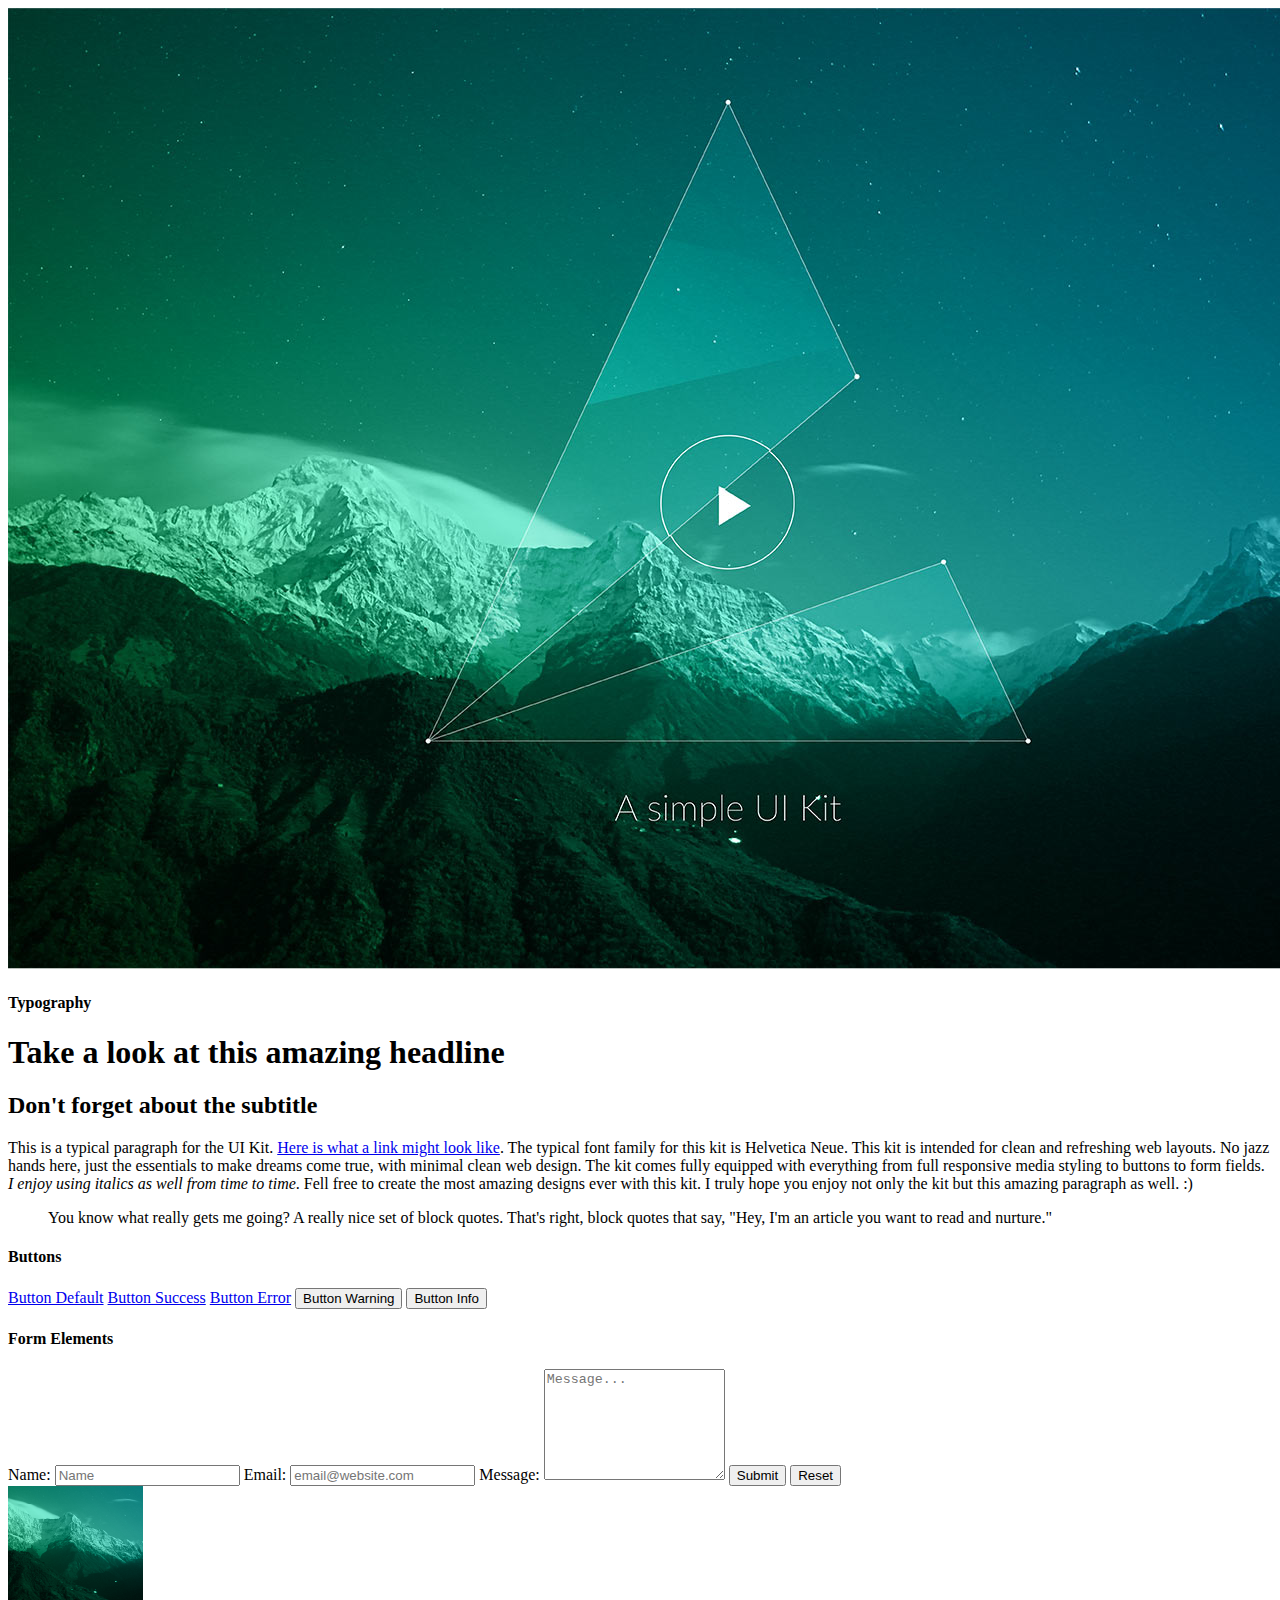
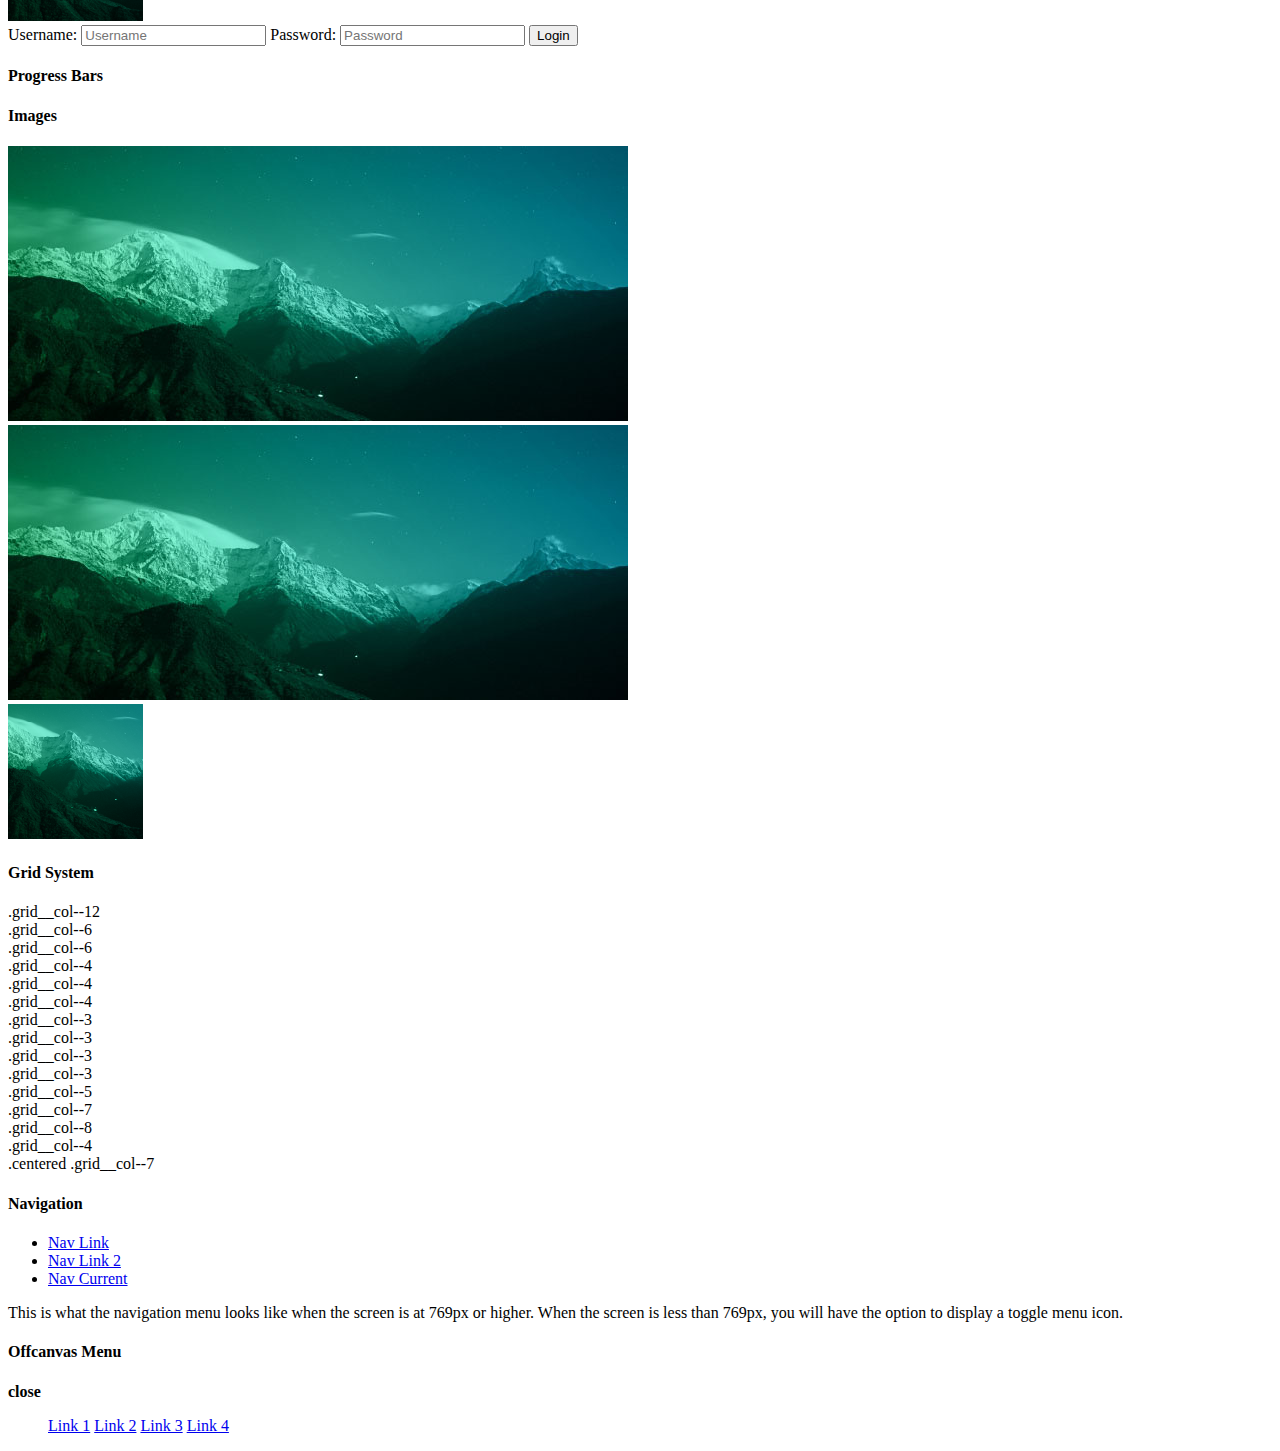
<file: 2.2-projet-sass/index.html>
<!DOCTYPE html>
<html>
  <head>
    <title>Poly UI Kit</title>
    <meta name="viewport" content="width=device-width, initial-scale=1">
    <link rel="stylesheet" href="css/application.css">
    <link rel="shortcut icon" href="img/favicon.png">
  </head>
  <body>

    <div class="grid is-hidden-mobile">
      <div class="grid__col--12">
        <img class="img--hero" src="img/hero.jpg" alt="Poly - A simple UI Kit">
      </div>
    </div>

    <h4 id="type" class="grid">Typography</h4>

    <div class="grid">
      <div class="centered grid__col--8">
        <h1 class="headline-primary--grouped">Take a look at this amazing headline</h1>
        <h2 class="headline-secondary--grouped">Don't forget about the subtitle</h2>
        <p>This is a typical paragraph for the UI Kit. <a href="#">Here is what a link might look like</a>. The typical font family for this kit is Helvetica Neue.  This kit is intended for clean and refreshing web layouts. No jazz hands here, just the essentials to make dreams come true, with minimal clean web design. The kit comes fully equipped with everything from full responsive media styling to buttons to form fields. <em>I enjoy using italics as well from time to time</em>. Fell free to create the most amazing designs ever with this kit. I truly hope you enjoy not only the kit but this amazing paragraph as well. :)</p>
        <blockquote>You know what really gets me going? A really nice set of block quotes.  That's right, block quotes that say, "Hey, I'm an article you want to read and nurture."</blockquote>
      </div>
    </div>

    <h4 id="buttons" class="grid">Buttons</h4>

    <div class="grid">
      <div class="grid__col--12">
        <a class="btn--default" href="#">Button Default</a>
        <a class="btn--success" href="#">Button Success</a>
        <a class="btn--error" href="#">Button Error</a>
        <button class="btn--warning">Button Warning</button>
        <button class="btn--info">Button Info</button>
      </div>
    </div>

    <h4 id="forms" class="grid">Form Elements</h4>

    <div class="grid">
      <div class="grid__col--7">
        <form class="form">
          <label class="form__label--hidden" for="name">Name:</label>
          <input class="form__input" type="text" id="name" placeholder="Name">

           <label class="form__label--hidden" for="email">Email:</label>
           <input class="form__input" type="email" id="email" placeholder="email@website.com">

           <label class="form__label--hidden" for="msg">Message:</label>
           <textarea class="form__input" id="msg" placeholder="Message..." rows="7"></textarea>

           <input class="btn--default" type="submit" value="Submit">
           <input class="btn--warning" type="reset" value="Reset">
        </form>
      </div>
      <div class="grid__col--4">
        <img class="img--avatar" src="img/avatar.png" alt="Avatar">
        <form>
          <label class="form__label--hidden" for="username">Username:</label>
          <input class="form__input" type="text" id="username" placeholder="Username">
          <label class="form__label--hidden" for="password">Password:</label>
          <input class="form__input" type="password" id="password" placeholder="Password">
          <input class="form__btn" type="submit" value="Login">
        </form>
      </div>
    </div>

    <h4 id="progbars" class="grid">Progress Bars</h4>

    <div class="grid">
      <div class="grid__col--12">
        <div class="progbar">
          <span class="progbar__status--default"></span>
        </div>
        <div class="progbar">
          <span class="progbar__status--success"></span>
        </div>
        <div class="progbar">
          <span class="progbar__status--error"></span>
        </div>
        <div class="progbar">
          <span class="progbar__status--warning"></span>
        </div>
        <div class="progbar">
          <span class="progbar__status--info"></span>
        </div>
      </div>
    </div>

    <h4 id="images" class="grid">Images</h4>

    <div class="grid">
      <div class="grid__col--5">
        <img src="img/sample.jpg" alt="sample image">
      </div>
      <div class="grid__col--5">
        <img class="img--wrap" src="img/sample.jpg" alt="sample image">
      </div>
      <div class="grid__col--2">
        <img class="img--avatar" src="img/avatar.png" alt="Avatar">
      </div>
    </div>

    <h4 id="grid" class="grid">Grid System</h4>

    <div class="theme__poly">
      <div class="grid">
        <div class="grid__col--12">.grid__col--12</div>
      </div>
      <div class="grid">
        <div class="grid__col--6">.grid__col--6</div>
        <div class="grid__col--6">.grid__col--6</div>
      </div>
      <div class="grid">
        <div class="grid__col--4">.grid__col--4</div>
        <div class="grid__col--4">.grid__col--4</div>
        <div class="grid__col--4">.grid__col--4</div>
      </div>
      <div class="grid">
        <div class="grid__col--3">.grid__col--3</div>
        <div class="grid__col--3">.grid__col--3</div>
        <div class="grid__col--3">.grid__col--3</div>
        <div class="grid__col--3">.grid__col--3</div>
      </div>
      <div class="grid">
        <div class="grid__col--5">.grid__col--5</div>
        <div class="grid__col--7">.grid__col--7</div>
      </div>
      <div class="grid">
        <div class="grid__col--8">.grid__col--8</div>
        <div class="grid__col--4">.grid__col--4</div>
      </div>
      <div class="grid">
        <div class="centered grid__col--7">.centered .grid__col--7</div>
      </div>
    </div>

    <div class="grid">
      <div class="grid__col--7">
        <h4 id="nav">Navigation</h4>
        <ul class="nav" role="navigation">
          <li class="nav__item"><a href="#">Nav Link</a></li>
          <li class="nav__item"><a href="#">Nav Link 2</a>
          <li class="nav__item--current"><a href="#">Nav Current</a></li>
        </ul>
        <p>This is what the navigation menu looks like when the screen is at 769px or higher. When the screen is less than 769px, you will have the option to display a toggle menu icon.</p>
      </div>

      <div class="grid__col--4">
        <h4>Offcanvas Menu</h4>
        <div class="offcanvas">
          <span class="icn--close">
            <b class="srt">close</b>
          </span>
          <ul class="menu" role="navigation">
            <a class="menu__link" href="#">Link 1</a>
            <a class="menu__link" href="#">Link 2</a>
            <a class="menu__link" href="#">Link 3</a>
            <a class="menu__link--end" href="#">Link 4</a>
          </ul>
        </div>
      </div>
    </div>

</html>
</file>
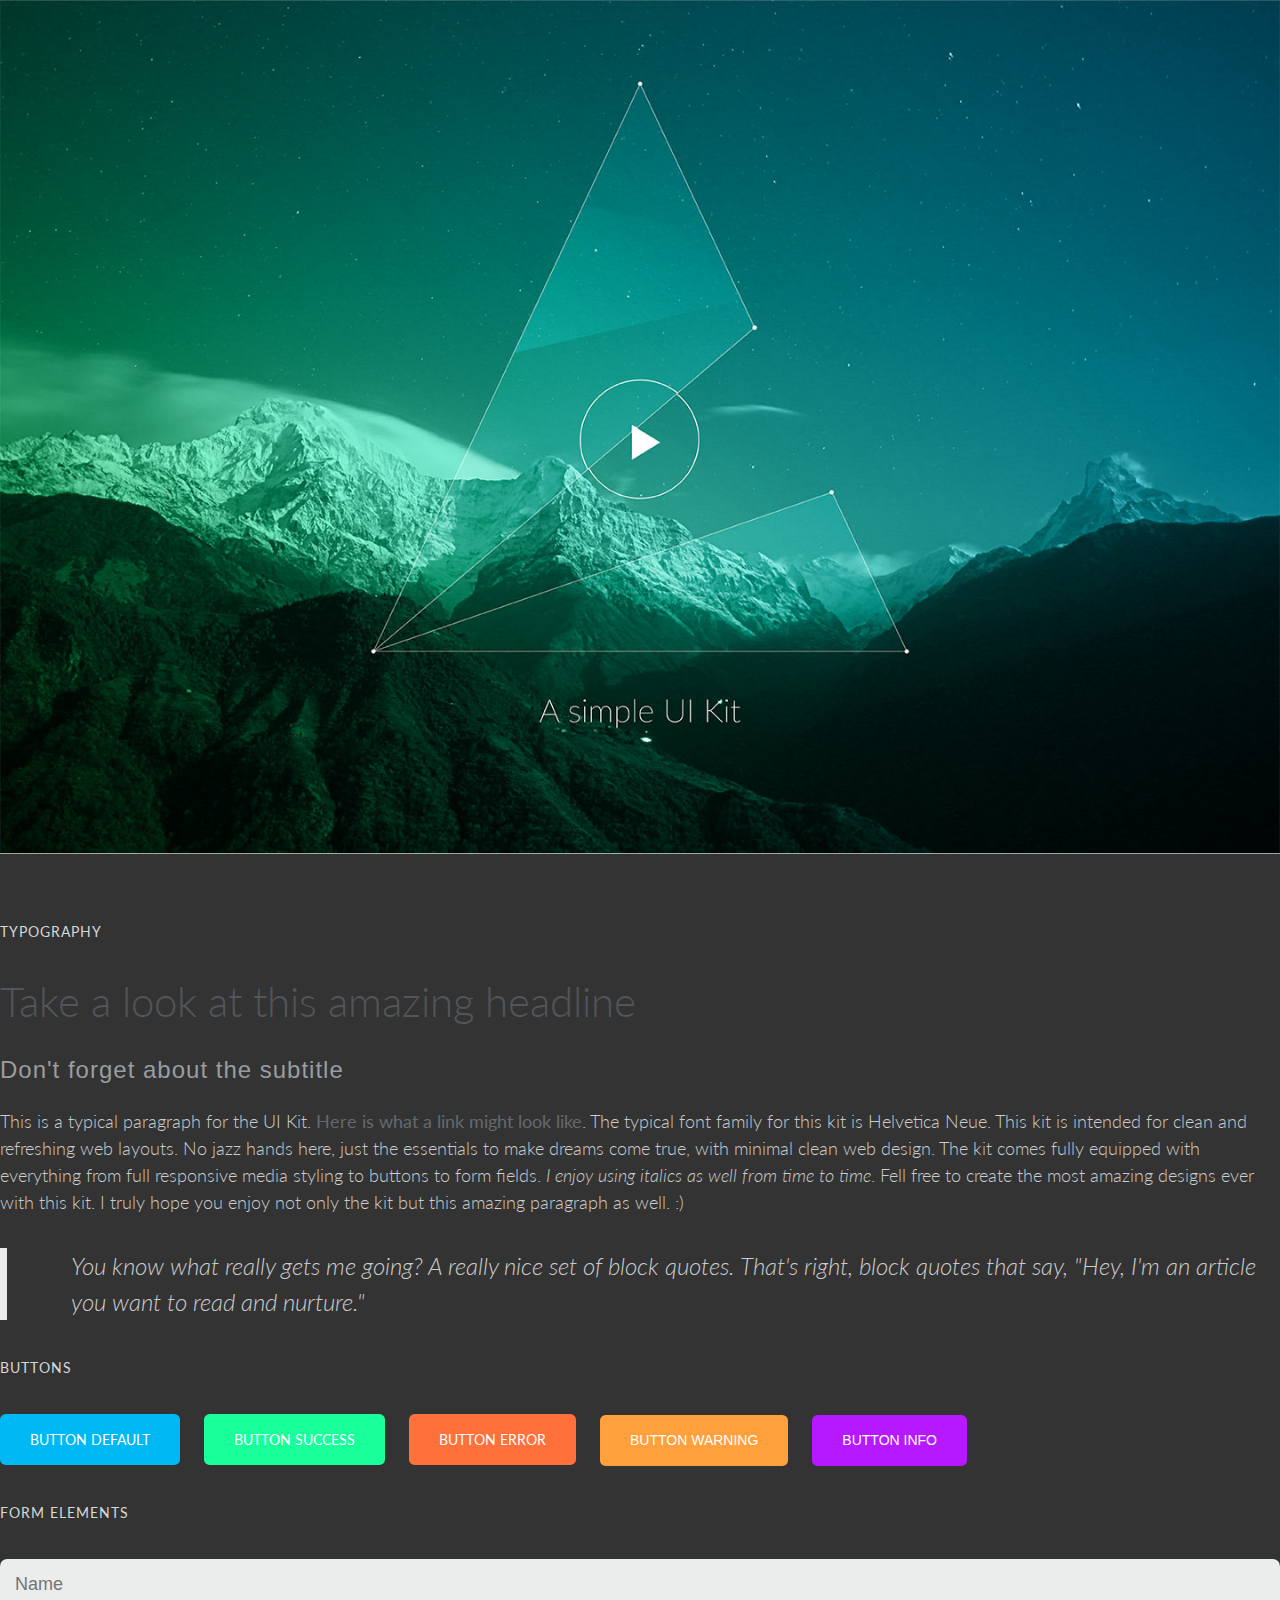
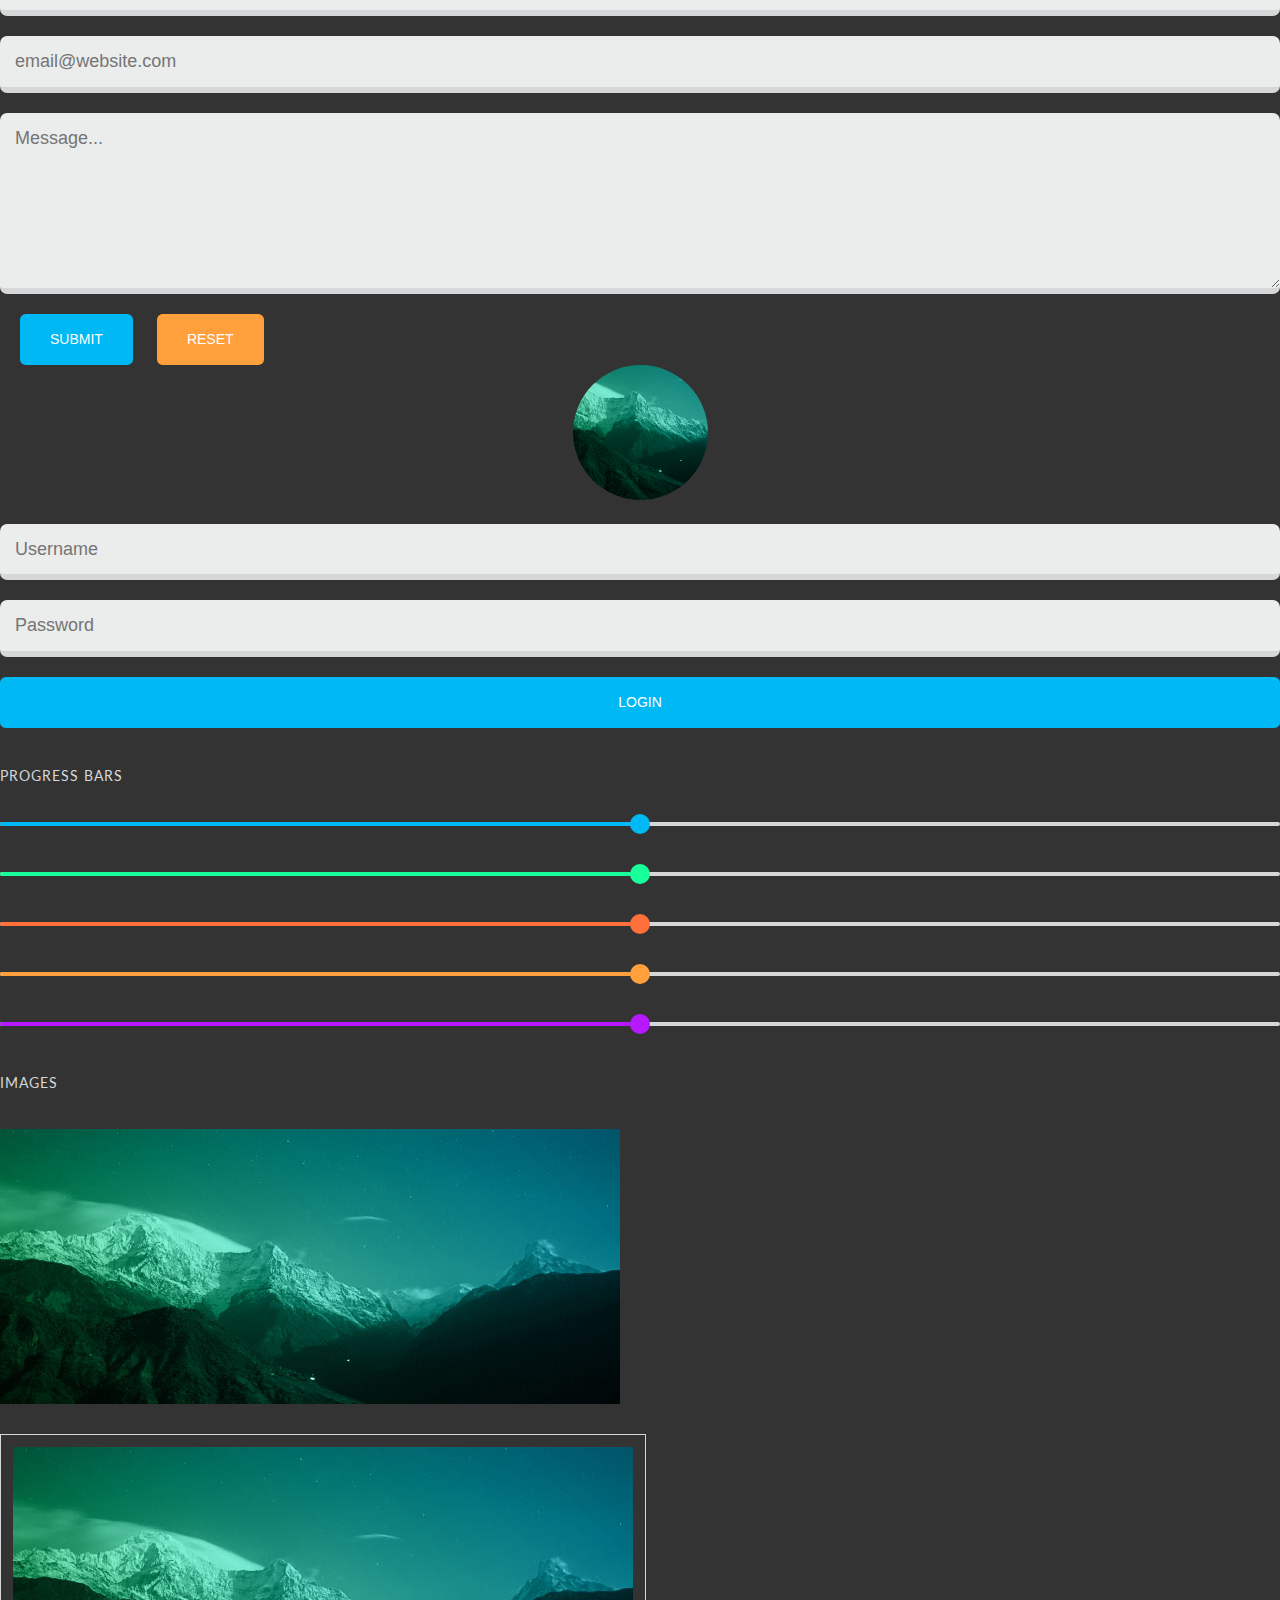
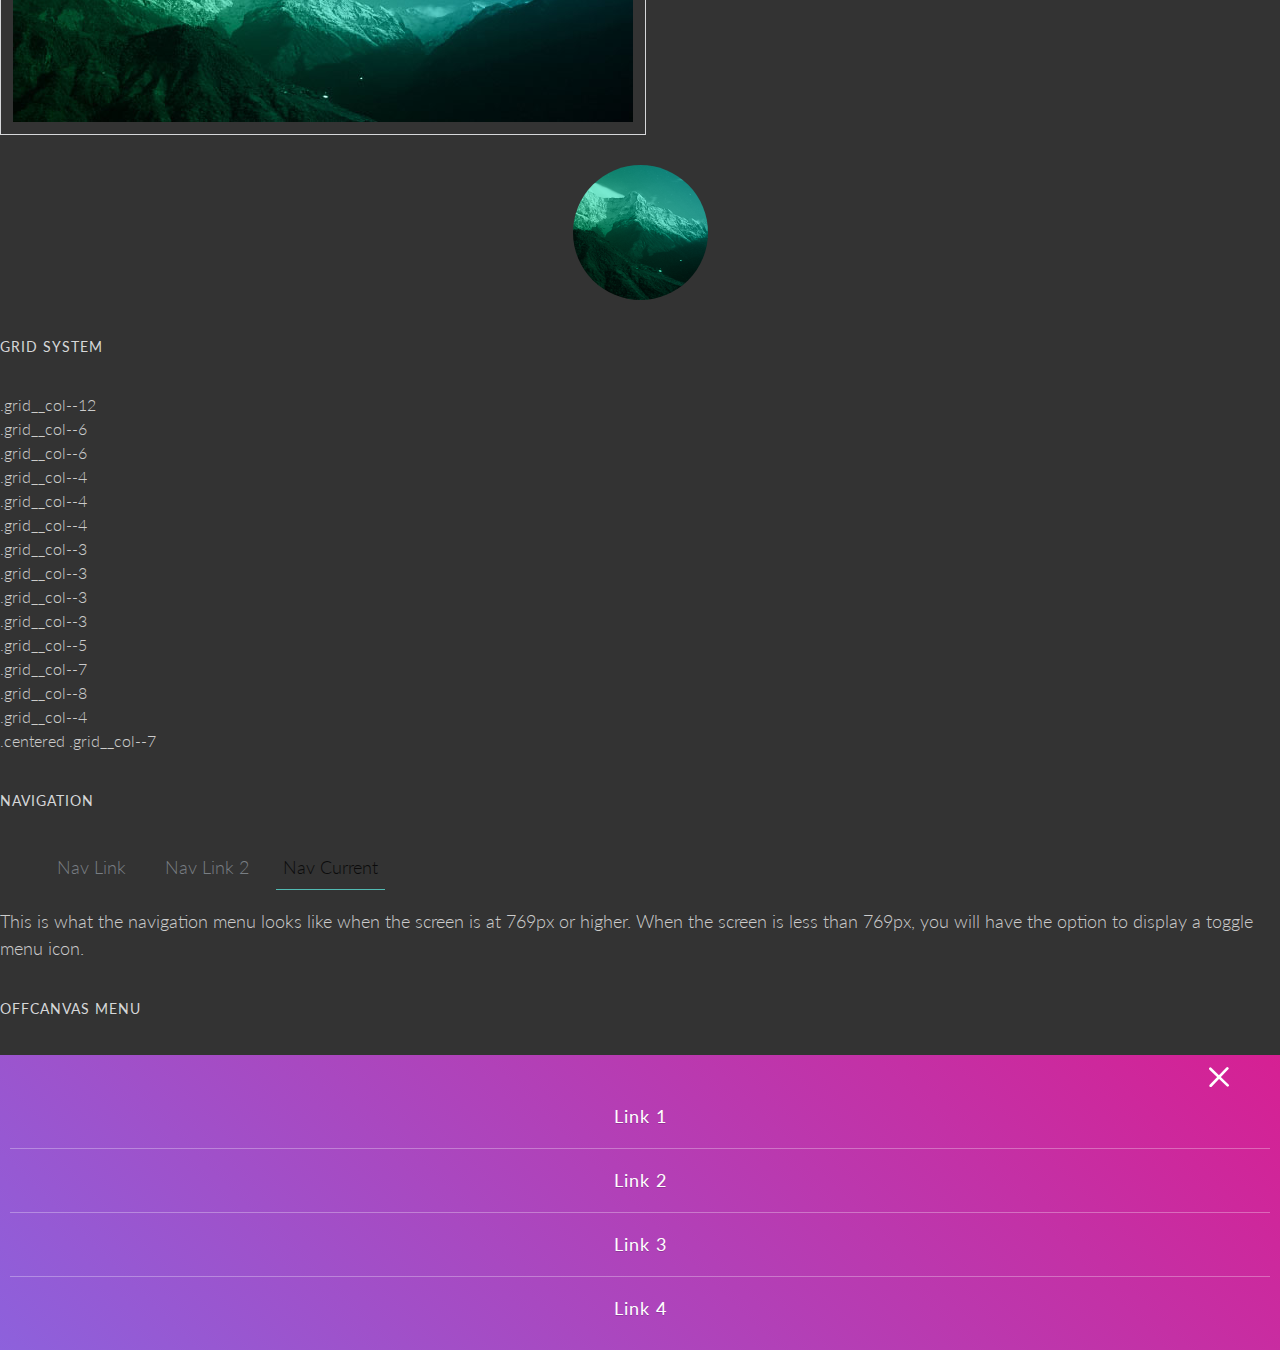
<file: 4-compass/index.html>
<!DOCTYPE html>
<html  class="theme-alternative">
  <head>
    <title>Poly UI Kit</title>
    <meta name="viewport" content="width=device-width, initial-scale=1">
    <link rel="stylesheet" href="css/application.css">
    <link rel="shortcut icon" href="img/favicon.png">
  </head>
  <body>

    <div class="grid is-hidden-mobile">
      <div class="grid__col--12">
        <img class="img--hero" src="img/hero.jpg" alt="Poly - A simple UI Kit">
      </div>
    </div>

    <h4 id="type" class="grid">Typography</h4>

    <div class="grid">
      <div class="centered grid__col--8">
        <h1 class="headline-primary--grouped">Take a look at this amazing headline</h1>
        <h2 class="headline-secondary--grouped">Don't forget about the subtitle</h2>
        <p>This is a typical paragraph for the UI Kit. <a href="#">Here is what a link might look like</a>. The typical font family for this kit is Helvetica Neue.  This kit is intended for clean and refreshing web layouts. No jazz hands here, just the essentials to make dreams come true, with minimal clean web design. The kit comes fully equipped with everything from full responsive media styling to buttons to form fields. <em>I enjoy using italics as well from time to time</em>. Fell free to create the most amazing designs ever with this kit. I truly hope you enjoy not only the kit but this amazing paragraph as well. :)</p>
        <blockquote>You know what really gets me going? A really nice set of block quotes.  That's right, block quotes that say, "Hey, I'm an article you want to read and nurture."</blockquote>
      </div>
    </div>

    <h4 id="buttons" class="grid">Buttons</h4>

    <div class="grid">
      <div class="grid__col--12">
        <a class="btn--default" href="#">Button Default</a>
        <a class="btn--success" href="#">Button Success</a>
        <a class="btn--error" href="#">Button Error</a>
        <button class="btn--warning">Button Warning</button>
        <button class="btn--info">Button Info</button>
      </div>
    </div>

    <h4 id="forms" class="grid">Form Elements</h4>

    <div class="grid">
      <div class="grid__col--7">
        <form class="form">
          <label class="form__label--hidden" for="name">Name:</label>
          <input class="form__input" type="text" id="name" placeholder="Name">

           <label class="form__label--hidden" for="email">Email:</label>
           <input class="form__input" type="email" id="email" placeholder="email@website.com">

           <label class="form__label--hidden" for="msg">Message:</label>
           <textarea class="form__input" id="msg" placeholder="Message..." rows="7"></textarea>

           <input class="btn--default" type="submit" value="Submit">
           <input class="btn--warning" type="reset" value="Reset">
        </form>
      </div>
      <div class="grid__col--4">
        <img class="img--avatar" src="img/avatar.png" alt="Avatar">
        <form>
          <label class="form__label--hidden" for="username">Username:</label>
          <input class="form__input" type="text" id="username" placeholder="Username">
          <label class="form__label--hidden" for="password">Password:</label>
          <input class="form__input" type="password" id="password" placeholder="Password">
          <input class="form__btn" type="submit" value="Login">
        </form>
      </div>
    </div>

    <h4 id="progbars" class="grid">Progress Bars</h4>

    <div class="grid">
      <div class="grid__col--12">
        <div class="progbar">
          <span class="progbar__status--default"></span>
        </div>
        <div class="progbar">
          <span class="progbar__status--success"></span>
        </div>
        <div class="progbar">
          <span class="progbar__status--error"></span>
        </div>
        <div class="progbar">
          <span class="progbar__status--warning"></span>
        </div>
        <div class="progbar">
          <span class="progbar__status--info"></span>
        </div>
      </div>
    </div>

    <h4 id="images" class="grid">Images</h4>

    <div class="grid">
      <div class="grid__col--5">
        <img src="img/sample.jpg" alt="sample image">
      </div>
      <div class="grid__col--5">
        <img class="img--wrap" src="img/sample.jpg" alt="sample image">
      </div>
      <div class="grid__col--2">
        <img class="img--avatar" src="img/avatar.png" alt="Avatar">
      </div>
    </div>

    <h4 id="grid" class="grid">Grid System</h4>

    <div class="theme__poly">
      <div class="grid">
        <div class="grid__col--12">.grid__col--12</div>
      </div>
      <div class="grid">
        <div class="grid__col--6">.grid__col--6</div>
        <div class="grid__col--6">.grid__col--6</div>
      </div>
      <div class="grid">
        <div class="grid__col--4">.grid__col--4</div>
        <div class="grid__col--4">.grid__col--4</div>
        <div class="grid__col--4">.grid__col--4</div>
      </div>
      <div class="grid">
        <div class="grid__col--3">.grid__col--3</div>
        <div class="grid__col--3">.grid__col--3</div>
        <div class="grid__col--3">.grid__col--3</div>
        <div class="grid__col--3">.grid__col--3</div>
      </div>
      <div class="grid">
        <div class="grid__col--5">.grid__col--5</div>
        <div class="grid__col--7">.grid__col--7</div>
      </div>
      <div class="grid">
        <div class="grid__col--8">.grid__col--8</div>
        <div class="grid__col--4">.grid__col--4</div>
      </div>
      <div class="grid">
        <div class="centered grid__col--7">.centered .grid__col--7</div>
      </div>
    </div>

    <div class="grid">
      <div class="grid__col--7">
        <h4 id="nav">Navigation</h4>
        <ul class="nav" role="navigation">
          <li class="nav__item"><a href="#">Nav Link</a></li>
          <li class="nav__item"><a href="#">Nav Link 2</a>
          <li class="nav__item--current"><a href="#">Nav Current</a></li>
        </ul>
        <p>This is what the navigation menu looks like when the screen is at 769px or higher. When the screen is less than 769px, you will have the option to display a toggle menu icon.</p>
      </div>

      <div class="grid__col--4">
        <h4>Offcanvas Menu</h4>
        <div class="offcanvas">
          <span class="icn--close">
            <b class="srt">close</b>
          </span>
          <ul class="menu" role="navigation">
            <a class="menu__link" href="#">Link 1</a>
            <a class="menu__link" href="#">Link 2</a>
            <a class="menu__link" href="#">Link 3</a>
            <a class="menu__link--end" href="#">Link 4</a>
          </ul>
        </div>
      </div>
    </div>

</html>
</file>
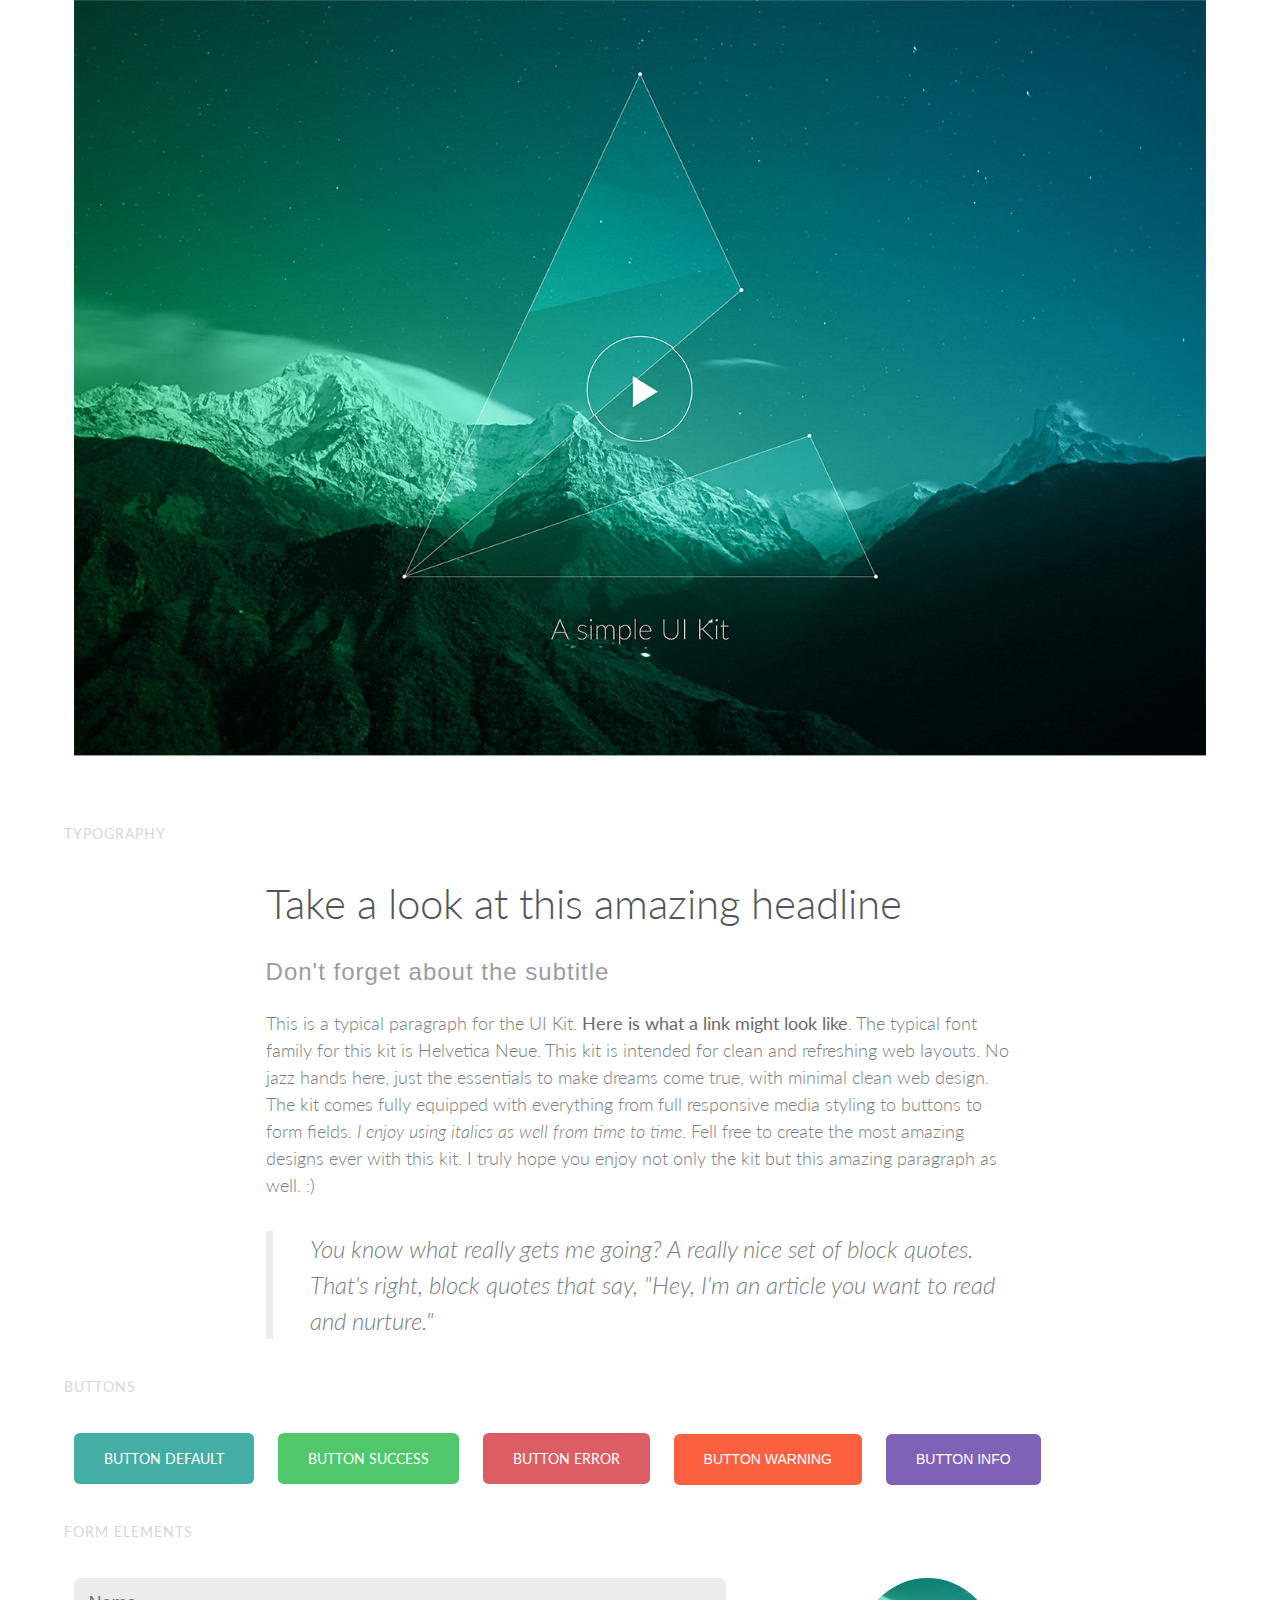
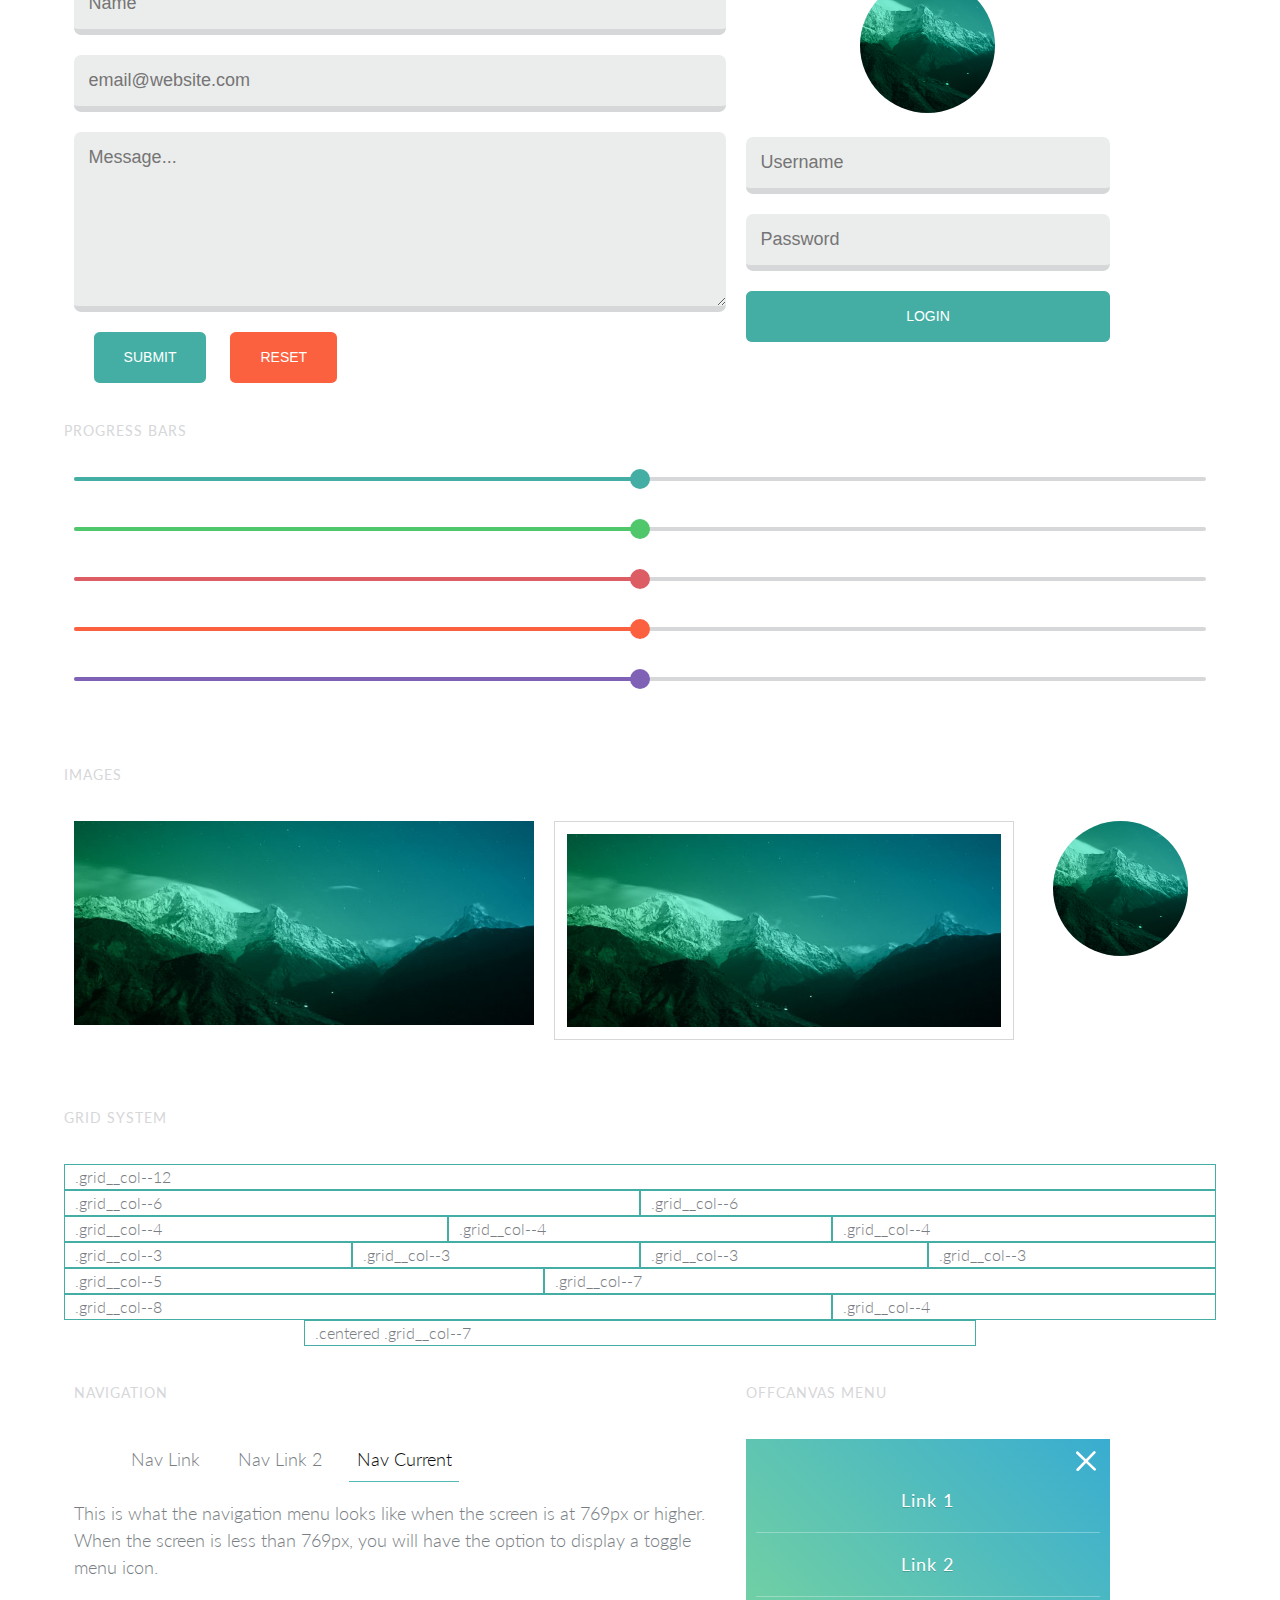
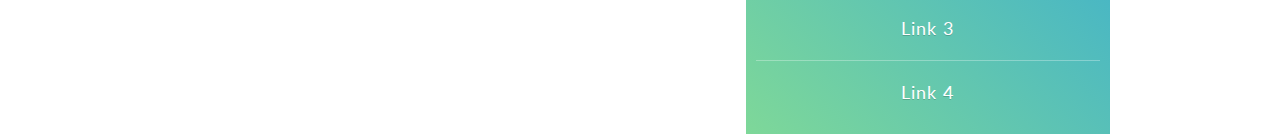
<file: 5-less/index.html>
<!DOCTYPE html>
<html  class="theme-default">
  <head>
    <title>Poly UI Kit</title>
    <meta name="viewport" content="width=device-width, initial-scale=1">
    <link rel="stylesheet" href="css/application.css">
    <link rel="shortcut icon" href="img/favicon.png">
  </head>
  <body>

    <div class="grid is-hidden-mobile">
      <div class="grid__col--12">
        <img class="img--hero" src="img/hero.jpg" alt="Poly - A simple UI Kit">
      </div>
    </div>

    <h4 id="type" class="grid">Typography</h4>

    <div class="grid">
      <div class="centered grid__col--8">
        <h1 class="headline-primary--grouped">Take a look at this amazing headline</h1>
        <h2 class="headline-secondary--grouped">Don't forget about the subtitle</h2>
        <p>This is a typical paragraph for the UI Kit. <a href="#">Here is what a link might look like</a>. The typical font family for this kit is Helvetica Neue.  This kit is intended for clean and refreshing web layouts. No jazz hands here, just the essentials to make dreams come true, with minimal clean web design. The kit comes fully equipped with everything from full responsive media styling to buttons to form fields. <em>I enjoy using italics as well from time to time</em>. Fell free to create the most amazing designs ever with this kit. I truly hope you enjoy not only the kit but this amazing paragraph as well. :)</p>
        <blockquote>You know what really gets me going? A really nice set of block quotes.  That's right, block quotes that say, "Hey, I'm an article you want to read and nurture."</blockquote>
      </div>
    </div>

    <h4 id="buttons" class="grid">Buttons</h4>

    <div class="grid">
      <div class="grid__col--12">
        <a class="btn--default" href="#">Button Default</a>
        <a class="btn--success" href="#">Button Success</a>
        <a class="btn--error" href="#">Button Error</a>
        <button class="btn--warning">Button Warning</button>
        <button class="btn--info">Button Info</button>
      </div>
    </div>

    <h4 id="forms" class="grid">Form Elements</h4>

    <div class="grid">
      <div class="grid__col--7">
        <form class="form">
          <label class="form__label--hidden" for="name">Name:</label>
          <input class="form__input" type="text" id="name" placeholder="Name">

           <label class="form__label--hidden" for="email">Email:</label>
           <input class="form__input" type="email" id="email" placeholder="email@website.com">

           <label class="form__label--hidden" for="msg">Message:</label>
           <textarea class="form__input" id="msg" placeholder="Message..." rows="7"></textarea>

           <input class="btn--default" type="submit" value="Submit">
           <input class="btn--warning" type="reset" value="Reset">
        </form>
      </div>
      <div class="grid__col--4">
        <img class="img--avatar" src="img/avatar.png" alt="Avatar">
        <form>
          <label class="form__label--hidden" for="username">Username:</label>
          <input class="form__input" type="text" id="username" placeholder="Username">
          <label class="form__label--hidden" for="password">Password:</label>
          <input class="form__input" type="password" id="password" placeholder="Password">
          <input class="form__btn" type="submit" value="Login">
        </form>
      </div>
    </div>

    <h4 id="progbars" class="grid">Progress Bars</h4>

    <div class="grid">
      <div class="grid__col--12">
        <div class="progbar">
          <span class="progbar__status--default"></span>
        </div>
        <div class="progbar">
          <span class="progbar__status--success"></span>
        </div>
        <div class="progbar">
          <span class="progbar__status--error"></span>
        </div>
        <div class="progbar">
          <span class="progbar__status--warning"></span>
        </div>
        <div class="progbar">
          <span class="progbar__status--info"></span>
        </div>
      </div>
    </div>

    <h4 id="images" class="grid">Images</h4>

    <div class="grid">
      <div class="grid__col--5">
        <img src="img/sample.jpg" alt="sample image">
      </div>
      <div class="grid__col--5">
        <img class="img--wrap" src="img/sample.jpg" alt="sample image">
      </div>
      <div class="grid__col--2">
        <img class="img--avatar" src="img/avatar.png" alt="Avatar">
      </div>
    </div>

    <h4 id="grid" class="grid">Grid System</h4>

    <div class="theme__poly">
      <div class="grid">
        <div class="grid__col--12">.grid__col--12</div>
      </div>
      <div class="grid">
        <div class="grid__col--6">.grid__col--6</div>
        <div class="grid__col--6">.grid__col--6</div>
      </div>
      <div class="grid">
        <div class="grid__col--4">.grid__col--4</div>
        <div class="grid__col--4">.grid__col--4</div>
        <div class="grid__col--4">.grid__col--4</div>
      </div>
      <div class="grid">
        <div class="grid__col--3">.grid__col--3</div>
        <div class="grid__col--3">.grid__col--3</div>
        <div class="grid__col--3">.grid__col--3</div>
        <div class="grid__col--3">.grid__col--3</div>
      </div>
      <div class="grid">
        <div class="grid__col--5">.grid__col--5</div>
        <div class="grid__col--7">.grid__col--7</div>
      </div>
      <div class="grid">
        <div class="grid__col--8">.grid__col--8</div>
        <div class="grid__col--4">.grid__col--4</div>
      </div>
      <div class="grid">
        <div class="centered grid__col--7">.centered .grid__col--7</div>
      </div>
    </div>

    <div class="grid">
      <div class="grid__col--7">
        <h4 id="nav">Navigation</h4>
        <ul class="nav" role="navigation">
          <li class="nav__item"><a href="#">Nav Link</a></li>
          <li class="nav__item"><a href="#">Nav Link 2</a>
          <li class="nav__item--current"><a href="#">Nav Current</a></li>
        </ul>
        <p>This is what the navigation menu looks like when the screen is at 769px or higher. When the screen is less than 769px, you will have the option to display a toggle menu icon.</p>
      </div>

      <div class="grid__col--4">
        <h4>Offcanvas Menu</h4>
        <div class="offcanvas">
          <span class="icn--close">
            <b class="srt">close</b>
          </span>
          <ul class="menu" role="navigation">
            <a class="menu__link" href="#">Link 1</a>
            <a class="menu__link" href="#">Link 2</a>
            <a class="menu__link" href="#">Link 3</a>
            <a class="menu__link--end" href="#">Link 4</a>
          </ul>
        </div>
      </div>
    </div>

</html>
</file>
<file: 2.2-projet-sass/css/application.css>
/*# sourceMappingURL=application.css.map */
</file>
<file: 4-compass/css/application.css>
@import url("http://fonts.googleapis.com/css?family=Lato:100,300,400,700,900");
/*! normalize.css v7.0.0 | MIT License | github.com/necolas/normalize.css */
/* Document
   ========================================================================== */
/**
 * 1. Correct the line height in all browsers.
 * 2. Prevent adjustments of font size after orientation changes in
 *    IE on Windows Phone and in iOS.
 */
html {
  line-height: 1.15;
  /* 1 */
  -ms-text-size-adjust: 100%;
  /* 2 */
  -webkit-text-size-adjust: 100%;
  /* 2 */ }

/* Sections
   ========================================================================== */
/**
 * Remove the margin in all browsers (opinionated).
 */
body {
  margin: 0; }

/**
 * Add the correct display in IE 9-.
 */
article,
aside,
footer,
header,
nav,
section {
  display: block; }

/**
 * Correct the font size and margin on `h1` elements within `section` and
 * `article` contexts in Chrome, Firefox, and Safari.
 */
h1 {
  font-size: 2em;
  margin: 0.67em 0; }

/* Grouping content
   ========================================================================== */
/**
 * Add the correct display in IE 9-.
 * 1. Add the correct display in IE.
 */
figcaption,
figure,
main {
  /* 1 */
  display: block; }

/**
 * Add the correct margin in IE 8.
 */
figure {
  margin: 1em 40px; }

/**
 * 1. Add the correct box sizing in Firefox.
 * 2. Show the overflow in Edge and IE.
 */
hr {
  box-sizing: content-box;
  /* 1 */
  height: 0;
  /* 1 */
  overflow: visible;
  /* 2 */ }

/**
 * 1. Correct the inheritance and scaling of font size in all browsers.
 * 2. Correct the odd `em` font sizing in all browsers.
 */
pre {
  font-family: monospace, monospace;
  /* 1 */
  font-size: 1em;
  /* 2 */ }

/* Text-level semantics
   ========================================================================== */
/**
 * 1. Remove the gray background on active links in IE 10.
 * 2. Remove gaps in links underline in iOS 8+ and Safari 8+.
 */
a {
  background-color: transparent;
  /* 1 */
  -webkit-text-decoration-skip: objects;
  /* 2 */ }

/**
 * 1. Remove the bottom border in Chrome 57- and Firefox 39-.
 * 2. Add the correct text decoration in Chrome, Edge, IE, Opera, and Safari.
 */
abbr[title] {
  border-bottom: none;
  /* 1 */
  text-decoration: underline;
  /* 2 */
  text-decoration: underline dotted;
  /* 2 */ }

/**
 * Prevent the duplicate application of `bolder` by the next rule in Safari 6.
 */
b,
strong {
  font-weight: inherit; }

/**
 * Add the correct font weight in Chrome, Edge, and Safari.
 */
b,
strong {
  font-weight: bolder; }

/**
 * 1. Correct the inheritance and scaling of font size in all browsers.
 * 2. Correct the odd `em` font sizing in all browsers.
 */
code,
kbd,
samp {
  font-family: monospace, monospace;
  /* 1 */
  font-size: 1em;
  /* 2 */ }

/**
 * Add the correct font style in Android 4.3-.
 */
dfn {
  font-style: italic; }

/**
 * Add the correct background and color in IE 9-.
 */
mark {
  background-color: #ff0;
  color: #000; }

/**
 * Add the correct font size in all browsers.
 */
small {
  font-size: 80%; }

/**
 * Prevent `sub` and `sup` elements from affecting the line height in
 * all browsers.
 */
sub,
sup {
  font-size: 75%;
  line-height: 0;
  position: relative;
  vertical-align: baseline; }

sub {
  bottom: -0.25em; }

sup {
  top: -0.5em; }

/* Embedded content
   ========================================================================== */
/**
 * Add the correct display in IE 9-.
 */
audio,
video {
  display: inline-block; }

/**
 * Add the correct display in iOS 4-7.
 */
audio:not([controls]) {
  display: none;
  height: 0; }

/**
 * Remove the border on images inside links in IE 10-.
 */
img {
  border-style: none; }

/**
 * Hide the overflow in IE.
 */
svg:not(:root) {
  overflow: hidden; }

/* Forms
   ========================================================================== */
/**
 * 1. Change the font styles in all browsers (opinionated).
 * 2. Remove the margin in Firefox and Safari.
 */
button,
input,
optgroup,
select,
textarea {
  font-family: sans-serif;
  /* 1 */
  font-size: 100%;
  /* 1 */
  line-height: 1.15;
  /* 1 */
  margin: 0;
  /* 2 */ }

/**
 * Show the overflow in IE.
 * 1. Show the overflow in Edge.
 */
button,
input {
  /* 1 */
  overflow: visible; }

/**
 * Remove the inheritance of text transform in Edge, Firefox, and IE.
 * 1. Remove the inheritance of text transform in Firefox.
 */
button,
select {
  /* 1 */
  text-transform: none; }

/**
 * 1. Prevent a WebKit bug where (2) destroys native `audio` and `video`
 *    controls in Android 4.
 * 2. Correct the inability to style clickable types in iOS and Safari.
 */
button,
html [type="button"],
[type="reset"],
[type="submit"] {
  -webkit-appearance: button;
  /* 2 */ }

/**
 * Remove the inner border and padding in Firefox.
 */
button::-moz-focus-inner,
[type="button"]::-moz-focus-inner,
[type="reset"]::-moz-focus-inner,
[type="submit"]::-moz-focus-inner {
  border-style: none;
  padding: 0; }

/**
 * Restore the focus styles unset by the previous rule.
 */
button:-moz-focusring,
[type="button"]:-moz-focusring,
[type="reset"]:-moz-focusring,
[type="submit"]:-moz-focusring {
  outline: 1px dotted ButtonText; }

/**
 * Correct the padding in Firefox.
 */
fieldset {
  padding: 0.35em 0.75em 0.625em; }

/**
 * 1. Correct the text wrapping in Edge and IE.
 * 2. Correct the color inheritance from `fieldset` elements in IE.
 * 3. Remove the padding so developers are not caught out when they zero out
 *    `fieldset` elements in all browsers.
 */
legend {
  box-sizing: border-box;
  /* 1 */
  color: inherit;
  /* 2 */
  display: table;
  /* 1 */
  max-width: 100%;
  /* 1 */
  padding: 0;
  /* 3 */
  white-space: normal;
  /* 1 */ }

/**
 * 1. Add the correct display in IE 9-.
 * 2. Add the correct vertical alignment in Chrome, Firefox, and Opera.
 */
progress {
  display: inline-block;
  /* 1 */
  vertical-align: baseline;
  /* 2 */ }

/**
 * Remove the default vertical scrollbar in IE.
 */
textarea {
  overflow: auto; }

/**
 * 1. Add the correct box sizing in IE 10-.
 * 2. Remove the padding in IE 10-.
 */
[type="checkbox"],
[type="radio"] {
  box-sizing: border-box;
  /* 1 */
  padding: 0;
  /* 2 */ }

/**
 * Correct the cursor style of increment and decrement buttons in Chrome.
 */
[type="number"]::-webkit-inner-spin-button,
[type="number"]::-webkit-outer-spin-button {
  height: auto; }

/**
 * 1. Correct the odd appearance in Chrome and Safari.
 * 2. Correct the outline style in Safari.
 */
[type="search"] {
  -webkit-appearance: textfield;
  /* 1 */
  outline-offset: -2px;
  /* 2 */ }

/**
 * Remove the inner padding and cancel buttons in Chrome and Safari on macOS.
 */
[type="search"]::-webkit-search-cancel-button,
[type="search"]::-webkit-search-decoration {
  -webkit-appearance: none; }

/**
 * 1. Correct the inability to style clickable types in iOS and Safari.
 * 2. Change font properties to `inherit` in Safari.
 */
::-webkit-file-upload-button {
  -webkit-appearance: button;
  /* 1 */
  font: inherit;
  /* 2 */ }

/* Interactive
   ========================================================================== */
/*
 * Add the correct display in IE 9-.
 * 1. Add the correct display in Edge, IE, and Firefox.
 */
details,
menu {
  display: block; }

/*
 * Add the correct display in all browsers.
 */
summary {
  display: list-item; }

/* Scripting
   ========================================================================== */
/**
 * Add the correct display in IE 9-.
 */
canvas {
  display: inline-block; }

/**
 * Add the correct display in IE.
 */
template {
  display: none; }

/* Hidden
   ========================================================================== */
/**
 * Add the correct display in IE 10-.
 */
[hidden] {
  display: none; }

* {
  -moz-box-sizing: border-box;
  box-sizing: border-box; }

body {
  font-family: 'Lato', 'Helvetica Neue', Helvetica, Arial, sans-serif;
  line-height: 1.5;
  font-size: 16px;
  font-weight: 300; }
  .theme-default body {
    color: #797e83; }
  .theme-alternative body {
    color: #ccc; }
  .theme-default body {
    background-color: #fff; }
  .theme-alternative body {
    background-color: #333; }

h4 {
  margin-top: 2.625em;
  margin-bottom: 2.57143em;
  color: #d6d7d9;
  text-transform: uppercase;
  letter-spacing: 1px;
  font-weight: 400;
  font-size: 0.875em; }

h1 {
  color: #525559;
  font-weight: 300;
  font-size: 2.625em;
  line-height: 1.09524;
  margin-top: 0; }

h2 {
  color: #999da1;
  letter-spacing: 1px;
  font-weight: 100;
  font-size: 1.5em;
  font-family: "Helvetica Neue", Helvetica, Arial, sans-serif; }

p {
  font-size: 1.125em; }

a {
  color: #656a6e;
  text-decoration: none;
  font-weight: 400; }

blockquote {
  margin: 1.33333em 0;
  padding: 0 0 0 5%;
  border-left: 0.33333em solid #ebecec;
  font-size: 1.5em;
  font-style: italic; }

.btn--default, .btn--success, .btn--error, .btn--warning, .btn--info {
  display: block;
  text-align: center;
  width: 100%;
  margin-bottom: 10px;
  line-height: 1.5;
  padding: 15px 30px;
  border: 0;
  border-radius: 0.4em;
  color: #fff;
  text-transform: uppercase;
  font-size: 0.875em;
  font-weight: 400;
  transition: opacity 0.3s;
  cursor: pointer; }
  .btn--default:hover, .btn--success:hover, .btn--error:hover, .btn--warning:hover, .btn--info:hover {
    opacity: .75; }
  @media screen and (min-width: 769px) {
    .btn--default, .btn--success, .btn--error, .btn--warning, .btn--info {
      margin-bottom: 0;
      display: inline-block;
      width: auto; }
      .btn--default:nth-child(n+2), .btn--success:nth-child(n+2), .btn--error:nth-child(n+2), .btn--warning:nth-child(n+2), .btn--info:nth-child(n+2) {
        margin-left: 20px; } }

.theme-default .btn--default {
  background-color: #45aea4; }
.theme-alternative .btn--default {
  background-color: #00b8f3; }

.theme-default .btn--success {
  background-color: #51c76c; }
.theme-alternative .btn--success {
  background-color: #19ff99; }

.theme-default .btn--error {
  background-color: #dd5d65; }
.theme-alternative .btn--error {
  background-color: #ff703b; }

.theme-default .btn--warning {
  background-color: #fc613f; }
.theme-alternative .btn--warning {
  background-color: #ffa03c; }

.theme-default .btn--info {
  background-color: #7f61b6; }
.theme-alternative .btn--info {
  background-color: #b618ff; }

form .form__btn {
  display: block;
  width: 100%;
  line-height: 1.5;
  padding: 15px 30px;
  border: 0;
  border-radius: 0.4em;
  color: #fff;
  text-transform: uppercase;
  font-size: 0.875em;
  font-weight: 400;
  transition: opacity 0.3s;
  cursor: pointer; }
  form .form__btn:hover {
    opacity: .75; }
  .theme-default form .form__btn {
    background-color: #45aea4; }
  .theme-alternative form .form__btn {
    background-color: #00b8f3; }
form .form__label--hidden {
  display: none; }
form .form__input {
  font-weight: 300;
  display: block;
  padding: 15px;
  width: 100%;
  outline: 0;
  border: 0;
  font-size: 1.125em;
  margin-bottom: 1.11111em;
  border-bottom: 6px solid #d6d7d9;
  border-radius: 0.4em;
  background: #ebecec;
  color: black; }

.progbar {
  height: 4px;
  border-radius: 2px;
  background: #d6d7d9;
  position: relative;
  margin-bottom: 2.875em; }
  .progbar span {
    display: block;
    width: 50%;
    height: 100%;
    border-radius: inherit;
    position: relative; }
    .progbar span:after {
      display: block;
      content: '';
      position: absolute;
      width: 20px;
      height: 20px;
      border-radius: 50%;
      right: -10px;
      top: -8px; }
    .theme-default .progbar span.progbar__status--default {
      background-color: #45aea4; }
    .theme-alternative .progbar span.progbar__status--default {
      background-color: #00b8f3; }
    .theme-default .progbar span.progbar__status--default:after {
      background-color: #45aea4; }
    .theme-alternative .progbar span.progbar__status--default:after {
      background-color: #00b8f3; }
    .theme-default .progbar span.progbar__status--success {
      background-color: #51c76c; }
    .theme-alternative .progbar span.progbar__status--success {
      background-color: #19ff99; }
    .theme-default .progbar span.progbar__status--success:after {
      background-color: #51c76c; }
    .theme-alternative .progbar span.progbar__status--success:after {
      background-color: #19ff99; }
    .theme-default .progbar span.progbar__status--error {
      background-color: #dd5d65; }
    .theme-alternative .progbar span.progbar__status--error {
      background-color: #ff703b; }
    .theme-default .progbar span.progbar__status--error:after {
      background-color: #dd5d65; }
    .theme-alternative .progbar span.progbar__status--error:after {
      background-color: #ff703b; }
    .theme-default .progbar span.progbar__status--warning {
      background-color: #fc613f; }
    .theme-alternative .progbar span.progbar__status--warning {
      background-color: #ffa03c; }
    .theme-default .progbar span.progbar__status--warning:after {
      background-color: #fc613f; }
    .theme-alternative .progbar span.progbar__status--warning:after {
      background-color: #ffa03c; }
    .theme-default .progbar span.progbar__status--info {
      background-color: #7f61b6; }
    .theme-alternative .progbar span.progbar__status--info {
      background-color: #b618ff; }
    .theme-default .progbar span.progbar__status--info:after {
      background-color: #7f61b6; }
    .theme-alternative .progbar span.progbar__status--info:after {
      background-color: #b618ff; }

img {
  margin-bottom: 1.5em;
  max-width: 100%;
  height: auto; }
  img.img--wrap {
    border: 1px solid #d6d7d9;
    padding: 0.75em; }
  img.img--avatar {
    display: block;
    margin-left: auto;
    margin-right: auto;
    border-radius: 50%; }

.nav__item, .nav__item--current {
  display: inline-block;
  margin: 0 0.625em; }
  .nav__item a, .nav__item--current a {
    color: #797e83;
    font-weight: 300;
    text-align: center;
    font-size: 1.125em;
    display: block;
    padding: 0.4em;
    border-bottom: 1px solid transparent; }

.nav__item a:hover, .nav__item--current a:hover, .nav__item--current a {
  color: #0b0b0b;
  border-color: #52bab3; }

.offcanvas {
  position: relative;
  padding: 0.625em;
  letter-spacing: 1px; }
  .theme-default .offcanvas {
    background: linear-gradient(45deg, rgba(94, 206, 127, 0.8) 0%, #39add1 100%); }
  .theme-alternative .offcanvas {
    background: linear-gradient(45deg, #8d61dc 0%, #d62093 100%); }
  .offcanvas .icn--close {
    line-height: 0;
    cursor: pointer;
    background-image: url(../img/icn-close.svg);
    background-repeat: no-repeat;
    width: 20px;
    height: 20px;
    display: block;
    position: absolute;
    right: 4%;
    top: 4%; }
    .offcanvas .icn--close .srt {
      border: 0;
      clip: rect(0 0 0 0);
      height: 1px;
      margin: -1px;
      overflow: hidden;
      padding: 0;
      position: absolute;
      width: 1px; }
  .offcanvas ul, .offcanvas li {
    margin: 0;
    padding: 0;
    list-style-type: none; }
  .offcanvas .menu {
    margin-top: 1.25em; }
    .offcanvas .menu .menu__link {
      border-bottom: solid 1px rgba(255, 255, 255, 0.3); }
    .offcanvas .menu .menu__link, .offcanvas .menu .menu__link--end {
      display: block;
      padding-top: 1em;
      padding-bottom: 1em;
      color: #fff;
      text-align: center;
      text-shadow: 0 1px rgba(11, 11, 11, 0.2);
      font-size: 1.125em; }

/*# sourceMappingURL=application.css.map */
</file>
<file: 5-less/css/application.css>
@import url("http://fonts.googleapis.com/css?family=Lato:100,300,400,700,900");
/*! normalize.css v7.0.0 | MIT License | github.com/necolas/normalize.css */
/* Document
   ========================================================================== */
/**
 * 1. Correct the line height in all browsers.
 * 2. Prevent adjustments of font size after orientation changes in
 *    IE on Windows Phone and in iOS.
 */
/* line 12, ../scss/_normalize.scss */
html {
  line-height: 1.15;
  /* 1 */
  -ms-text-size-adjust: 100%;
  /* 2 */
  -webkit-text-size-adjust: 100%;
  /* 2 */
}

/* Sections
   ========================================================================== */
/**
 * Remove the margin in all browsers (opinionated).
 */
/* line 25, ../scss/_normalize.scss */
body {
  margin: 0;
}

/**
 * Add the correct display in IE 9-.
 */
/* line 33, ../scss/_normalize.scss */
article,
aside,
footer,
header,
nav,
section {
  display: block;
}

/**
 * Correct the font size and margin on `h1` elements within `section` and
 * `article` contexts in Chrome, Firefox, and Safari.
 */
/* line 47, ../scss/_normalize.scss */
h1 {
  font-size: 2em;
  margin: 0.67em 0;
}

/* Grouping content
   ========================================================================== */
/**
 * Add the correct display in IE 9-.
 * 1. Add the correct display in IE.
 */
/* line 60, ../scss/_normalize.scss */
figcaption,
figure,
main {
  /* 1 */
  display: block;
}

/**
 * Add the correct margin in IE 8.
 */
/* line 70, ../scss/_normalize.scss */
figure {
  margin: 1em 40px;
}

/**
 * 1. Add the correct box sizing in Firefox.
 * 2. Show the overflow in Edge and IE.
 */
/* line 79, ../scss/_normalize.scss */
hr {
  box-sizing: content-box;
  /* 1 */
  height: 0;
  /* 1 */
  overflow: visible;
  /* 2 */
}

/**
 * 1. Correct the inheritance and scaling of font size in all browsers.
 * 2. Correct the odd `em` font sizing in all browsers.
 */
/* line 90, ../scss/_normalize.scss */
pre {
  font-family: monospace, monospace;
  /* 1 */
  font-size: 1em;
  /* 2 */
}

/* Text-level semantics
   ========================================================================== */
/**
 * 1. Remove the gray background on active links in IE 10.
 * 2. Remove gaps in links underline in iOS 8+ and Safari 8+.
 */
/* line 103, ../scss/_normalize.scss */
a {
  background-color: transparent;
  /* 1 */
  -webkit-text-decoration-skip: objects;
  /* 2 */
}

/**
 * 1. Remove the bottom border in Chrome 57- and Firefox 39-.
 * 2. Add the correct text decoration in Chrome, Edge, IE, Opera, and Safari.
 */
/* line 113, ../scss/_normalize.scss */
abbr[title] {
  border-bottom: none;
  /* 1 */
  text-decoration: underline;
  /* 2 */
  text-decoration: underline dotted;
  /* 2 */
}

/**
 * Prevent the duplicate application of `bolder` by the next rule in Safari 6.
 */
/* line 123, ../scss/_normalize.scss */
b,
strong {
  font-weight: inherit;
}

/**
 * Add the correct font weight in Chrome, Edge, and Safari.
 */
/* line 132, ../scss/_normalize.scss */
b,
strong {
  font-weight: bolder;
}

/**
 * 1. Correct the inheritance and scaling of font size in all browsers.
 * 2. Correct the odd `em` font sizing in all browsers.
 */
/* line 142, ../scss/_normalize.scss */
code,
kbd,
samp {
  font-family: monospace, monospace;
  /* 1 */
  font-size: 1em;
  /* 2 */
}

/**
 * Add the correct font style in Android 4.3-.
 */
/* line 153, ../scss/_normalize.scss */
dfn {
  font-style: italic;
}

/**
 * Add the correct background and color in IE 9-.
 */
/* line 161, ../scss/_normalize.scss */
mark {
  background-color: #ff0;
  color: #000;
}

/**
 * Add the correct font size in all browsers.
 */
/* line 170, ../scss/_normalize.scss */
small {
  font-size: 80%;
}

/**
 * Prevent `sub` and `sup` elements from affecting the line height in
 * all browsers.
 */
/* line 179, ../scss/_normalize.scss */
sub,
sup {
  font-size: 75%;
  line-height: 0;
  position: relative;
  vertical-align: baseline;
}

/* line 187, ../scss/_normalize.scss */
sub {
  bottom: -0.25em;
}

/* line 191, ../scss/_normalize.scss */
sup {
  top: -0.5em;
}

/* Embedded content
   ========================================================================== */
/**
 * Add the correct display in IE 9-.
 */
/* line 202, ../scss/_normalize.scss */
audio,
video {
  display: inline-block;
}

/**
 * Add the correct display in iOS 4-7.
 */
/* line 211, ../scss/_normalize.scss */
audio:not([controls]) {
  display: none;
  height: 0;
}

/**
 * Remove the border on images inside links in IE 10-.
 */
/* line 220, ../scss/_normalize.scss */
img {
  border-style: none;
}

/**
 * Hide the overflow in IE.
 */
/* line 228, ../scss/_normalize.scss */
svg:not(:root) {
  overflow: hidden;
}

/* Forms
   ========================================================================== */
/**
 * 1. Change the font styles in all browsers (opinionated).
 * 2. Remove the margin in Firefox and Safari.
 */
/* line 240, ../scss/_normalize.scss */
button,
input,
optgroup,
select,
textarea {
  font-family: sans-serif;
  /* 1 */
  font-size: 100%;
  /* 1 */
  line-height: 1.15;
  /* 1 */
  margin: 0;
  /* 2 */
}

/**
 * Show the overflow in IE.
 * 1. Show the overflow in Edge.
 */
/* line 256, ../scss/_normalize.scss */
button,
input {
  /* 1 */
  overflow: visible;
}

/**
 * Remove the inheritance of text transform in Edge, Firefox, and IE.
 * 1. Remove the inheritance of text transform in Firefox.
 */
/* line 266, ../scss/_normalize.scss */
button,
select {
  /* 1 */
  text-transform: none;
}

/**
 * 1. Prevent a WebKit bug where (2) destroys native `audio` and `video`
 *    controls in Android 4.
 * 2. Correct the inability to style clickable types in iOS and Safari.
 */
/* line 277, ../scss/_normalize.scss */
button,
html [type="button"],
[type="reset"],
[type="submit"] {
  -webkit-appearance: button;
  /* 2 */
}

/**
 * Remove the inner border and padding in Firefox.
 */
/* line 288, ../scss/_normalize.scss */
button::-moz-focus-inner,
[type="button"]::-moz-focus-inner,
[type="reset"]::-moz-focus-inner,
[type="submit"]::-moz-focus-inner {
  border-style: none;
  padding: 0;
}

/**
 * Restore the focus styles unset by the previous rule.
 */
/* line 300, ../scss/_normalize.scss */
button:-moz-focusring,
[type="button"]:-moz-focusring,
[type="reset"]:-moz-focusring,
[type="submit"]:-moz-focusring {
  outline: 1px dotted ButtonText;
}

/**
 * Correct the padding in Firefox.
 */
/* line 311, ../scss/_normalize.scss */
fieldset {
  padding: 0.35em 0.75em 0.625em;
}

/**
 * 1. Correct the text wrapping in Edge and IE.
 * 2. Correct the color inheritance from `fieldset` elements in IE.
 * 3. Remove the padding so developers are not caught out when they zero out
 *    `fieldset` elements in all browsers.
 */
/* line 322, ../scss/_normalize.scss */
legend {
  box-sizing: border-box;
  /* 1 */
  color: inherit;
  /* 2 */
  display: table;
  /* 1 */
  max-width: 100%;
  /* 1 */
  padding: 0;
  /* 3 */
  white-space: normal;
  /* 1 */
}

/**
 * 1. Add the correct display in IE 9-.
 * 2. Add the correct vertical alignment in Chrome, Firefox, and Opera.
 */
/* line 336, ../scss/_normalize.scss */
progress {
  display: inline-block;
  /* 1 */
  vertical-align: baseline;
  /* 2 */
}

/**
 * Remove the default vertical scrollbar in IE.
 */
/* line 345, ../scss/_normalize.scss */
textarea {
  overflow: auto;
}

/**
 * 1. Add the correct box sizing in IE 10-.
 * 2. Remove the padding in IE 10-.
 */
/* line 354, ../scss/_normalize.scss */
[type="checkbox"],
[type="radio"] {
  box-sizing: border-box;
  /* 1 */
  padding: 0;
  /* 2 */
}

/**
 * Correct the cursor style of increment and decrement buttons in Chrome.
 */
/* line 364, ../scss/_normalize.scss */
[type="number"]::-webkit-inner-spin-button,
[type="number"]::-webkit-outer-spin-button {
  height: auto;
}

/**
 * 1. Correct the odd appearance in Chrome and Safari.
 * 2. Correct the outline style in Safari.
 */
/* line 374, ../scss/_normalize.scss */
[type="search"] {
  -webkit-appearance: textfield;
  /* 1 */
  outline-offset: -2px;
  /* 2 */
}

/**
 * Remove the inner padding and cancel buttons in Chrome and Safari on macOS.
 */
/* line 383, ../scss/_normalize.scss */
[type="search"]::-webkit-search-cancel-button,
[type="search"]::-webkit-search-decoration {
  -webkit-appearance: none;
}

/**
 * 1. Correct the inability to style clickable types in iOS and Safari.
 * 2. Change font properties to `inherit` in Safari.
 */
/* line 393, ../scss/_normalize.scss */
::-webkit-file-upload-button {
  -webkit-appearance: button;
  /* 1 */
  font: inherit;
  /* 2 */
}

/* Interactive
   ========================================================================== */
/*
 * Add the correct display in IE 9-.
 * 1. Add the correct display in Edge, IE, and Firefox.
 */
/* line 406, ../scss/_normalize.scss */
details,
menu {
  display: block;
}

/*
 * Add the correct display in all browsers.
 */
/* line 415, ../scss/_normalize.scss */
summary {
  display: list-item;
}

/* Scripting
   ========================================================================== */
/**
 * Add the correct display in IE 9-.
 */
/* line 426, ../scss/_normalize.scss */
canvas {
  display: inline-block;
}

/**
 * Add the correct display in IE.
 */
/* line 434, ../scss/_normalize.scss */
template {
  display: none;
}

/* Hidden
   ========================================================================== */
/**
 * Add the correct display in IE 10-.
 */
/* line 445, ../scss/_normalize.scss */
[hidden] {
  display: none;
}

/* line 6, ../scss/_grid.scss */
.grid {
  max-width: 90%;
  margin-left: auto;
  margin-right: auto;
}
/* line 12, ../../../../../../tools/ruby23/lib/ruby/gems/2.3.0/gems/susy-2.2.12/sass/susy/output/support/_clearfix.scss */
.grid:after {
  content: " ";
  display: block;
  clear: both;
}

/* line 12, ../scss/_grid.scss */
.grid__col--1 {
  -moz-box-sizing: border-box;
  -webkit-box-sizing: border-box;
  box-sizing: border-box;
  width: 8.33333%;
  float: left;
  padding-left: 0.83333%;
  padding-right: 0.83333%;
}

/* line 15, ../scss/_grid.scss */
.theme__poly .grid__col--1 {
  border: 1px solid #45aea4;
}

/* line 12, ../scss/_grid.scss */
.grid__col--2 {
  -moz-box-sizing: border-box;
  -webkit-box-sizing: border-box;
  box-sizing: border-box;
  width: 16.66667%;
  float: left;
  padding-left: 0.83333%;
  padding-right: 0.83333%;
}

/* line 15, ../scss/_grid.scss */
.theme__poly .grid__col--2 {
  border: 1px solid #45aea4;
}

/* line 12, ../scss/_grid.scss */
.grid__col--3 {
  -moz-box-sizing: border-box;
  -webkit-box-sizing: border-box;
  box-sizing: border-box;
  width: 25%;
  float: left;
  padding-left: 0.83333%;
  padding-right: 0.83333%;
}

/* line 15, ../scss/_grid.scss */
.theme__poly .grid__col--3 {
  border: 1px solid #45aea4;
}

/* line 12, ../scss/_grid.scss */
.grid__col--4 {
  -moz-box-sizing: border-box;
  -webkit-box-sizing: border-box;
  box-sizing: border-box;
  width: 33.33333%;
  float: left;
  padding-left: 0.83333%;
  padding-right: 0.83333%;
}

/* line 15, ../scss/_grid.scss */
.theme__poly .grid__col--4 {
  border: 1px solid #45aea4;
}

/* line 12, ../scss/_grid.scss */
.grid__col--5 {
  -moz-box-sizing: border-box;
  -webkit-box-sizing: border-box;
  box-sizing: border-box;
  width: 41.66667%;
  float: left;
  padding-left: 0.83333%;
  padding-right: 0.83333%;
}

/* line 15, ../scss/_grid.scss */
.theme__poly .grid__col--5 {
  border: 1px solid #45aea4;
}

/* line 12, ../scss/_grid.scss */
.grid__col--6 {
  -moz-box-sizing: border-box;
  -webkit-box-sizing: border-box;
  box-sizing: border-box;
  width: 50%;
  float: left;
  padding-left: 0.83333%;
  padding-right: 0.83333%;
}

/* line 15, ../scss/_grid.scss */
.theme__poly .grid__col--6 {
  border: 1px solid #45aea4;
}

/* line 12, ../scss/_grid.scss */
.grid__col--7 {
  -moz-box-sizing: border-box;
  -webkit-box-sizing: border-box;
  box-sizing: border-box;
  width: 58.33333%;
  float: left;
  padding-left: 0.83333%;
  padding-right: 0.83333%;
}

/* line 15, ../scss/_grid.scss */
.theme__poly .grid__col--7 {
  border: 1px solid #45aea4;
}

/* line 12, ../scss/_grid.scss */
.grid__col--8 {
  -moz-box-sizing: border-box;
  -webkit-box-sizing: border-box;
  box-sizing: border-box;
  width: 66.66667%;
  float: left;
  padding-left: 0.83333%;
  padding-right: 0.83333%;
}

/* line 15, ../scss/_grid.scss */
.theme__poly .grid__col--8 {
  border: 1px solid #45aea4;
}

/* line 12, ../scss/_grid.scss */
.grid__col--9 {
  -moz-box-sizing: border-box;
  -webkit-box-sizing: border-box;
  box-sizing: border-box;
  width: 75%;
  float: left;
  padding-left: 0.83333%;
  padding-right: 0.83333%;
}

/* line 15, ../scss/_grid.scss */
.theme__poly .grid__col--9 {
  border: 1px solid #45aea4;
}

/* line 12, ../scss/_grid.scss */
.grid__col--10 {
  -moz-box-sizing: border-box;
  -webkit-box-sizing: border-box;
  box-sizing: border-box;
  width: 83.33333%;
  float: left;
  padding-left: 0.83333%;
  padding-right: 0.83333%;
}

/* line 15, ../scss/_grid.scss */
.theme__poly .grid__col--10 {
  border: 1px solid #45aea4;
}

/* line 12, ../scss/_grid.scss */
.grid__col--11 {
  -moz-box-sizing: border-box;
  -webkit-box-sizing: border-box;
  box-sizing: border-box;
  width: 91.66667%;
  float: left;
  padding-left: 0.83333%;
  padding-right: 0.83333%;
}

/* line 15, ../scss/_grid.scss */
.theme__poly .grid__col--11 {
  border: 1px solid #45aea4;
}

/* line 12, ../scss/_grid.scss */
.grid__col--12 {
  -moz-box-sizing: border-box;
  -webkit-box-sizing: border-box;
  box-sizing: border-box;
  width: 100%;
  float: left;
  padding-left: 0.83333%;
  padding-right: 0.83333%;
}

/* line 15, ../scss/_grid.scss */
.theme__poly .grid__col--12 {
  border: 1px solid #45aea4;
}

/* line 21, ../scss/_grid.scss */
.centered {
  margin-left: auto;
  margin-right: auto;
  float: none !important;
}

/* line 2, ../scss/_base.scss */
* {
  -moz-box-sizing: border-box;
  box-sizing: border-box;
}

/* line 6, ../scss/_base.scss */
body {
  font-family: 'Lato', 'Helvetica Neue', Helvetica, Arial, sans-serif;
  line-height: 1.5;
  font-size: 16px;
  font-weight: 300;
}
/* line 28, ../scss/_themes.scss */
.theme-default body {
  color: #797e83;
}
/* line 28, ../scss/_themes.scss */
.theme-alternative body {
  color: #ccc;
}
/* line 28, ../scss/_themes.scss */
.theme-default body {
  background-color: #fff;
}
/* line 28, ../scss/_themes.scss */
.theme-alternative body {
  background-color: #333;
}

/* line 17, ../scss/_base.scss */
h4 {
  margin-top: 2.625em;
  margin-bottom: 2.57143em;
  color: #d6d7d9;
  text-transform: uppercase;
  letter-spacing: 1px;
  font-weight: 400;
  font-size: 0.875em;
}

/* line 26, ../scss/_base.scss */
h1 {
  color: #525559;
  font-weight: 300;
  font-size: 2.625em;
  line-height: 1.09524;
  margin-top: 0;
}

/* line 33, ../scss/_base.scss */
h2 {
  color: #999da1;
  letter-spacing: 1px;
  font-weight: 100;
  font-size: 1.5em;
  font-family: "Helvetica Neue", Helvetica, Arial, sans-serif;
}

/* line 40, ../scss/_base.scss */
p {
  font-size: 1.125em;
}

/* line 43, ../scss/_base.scss */
a {
  color: #656a6e;
  text-decoration: none;
  font-weight: 400;
}

/* line 48, ../scss/_base.scss */
blockquote {
  margin: 1.33333em 0;
  padding: 0 0 0 5%;
  border-left: 0.33333em solid #ebecec;
  font-size: 1.5em;
  font-style: italic;
}

/* line 2, ../scss/_mixins.scss */
.btn--default, .btn--success, .btn--error, .btn--warning, .btn--info {
  display: block;
  text-align: center;
  width: 100%;
  margin-bottom: 10px;
  line-height: 1.5;
  padding: 15px 30px;
  border: 0;
  border-radius: 0.4em;
  color: #fff;
  text-transform: uppercase;
  font-size: 0.875em;
  font-weight: 400;
  -moz-transition: opacity 0.3s;
  -o-transition: opacity 0.3s;
  -webkit-transition: opacity 0.3s;
  transition: opacity 0.3s;
  cursor: pointer;
}
/* line 17, ../scss/_buttons.scss */
.btn--default:hover, .btn--success:hover, .btn--error:hover, .btn--warning:hover, .btn--info:hover {
  opacity: .75;
}
@media screen and (min-width: 769px) {
  /* line 2, ../scss/_mixins.scss */
  .btn--default, .btn--success, .btn--error, .btn--warning, .btn--info {
    margin-bottom: 0;
    display: inline-block;
    width: auto;
  }
  /* line 24, ../scss/_buttons.scss */
  .btn--default:nth-child(n+2), .btn--success:nth-child(n+2), .btn--error:nth-child(n+2), .btn--warning:nth-child(n+2), .btn--info:nth-child(n+2) {
    margin-left: 20px;
  }
}

/* line 28, ../scss/_themes.scss */
.theme-default .btn--default {
  background-color: #45aea4;
}
/* line 28, ../scss/_themes.scss */
.theme-alternative .btn--default {
  background-color: #00b8f3;
}

/* line 28, ../scss/_themes.scss */
.theme-default .btn--success {
  background-color: #51c76c;
}
/* line 28, ../scss/_themes.scss */
.theme-alternative .btn--success {
  background-color: #19ff99;
}

/* line 28, ../scss/_themes.scss */
.theme-default .btn--error {
  background-color: #dd5d65;
}
/* line 28, ../scss/_themes.scss */
.theme-alternative .btn--error {
  background-color: #ff703b;
}

/* line 28, ../scss/_themes.scss */
.theme-default .btn--warning {
  background-color: #fc613f;
}
/* line 28, ../scss/_themes.scss */
.theme-alternative .btn--warning {
  background-color: #ffa03c;
}

/* line 28, ../scss/_themes.scss */
.theme-default .btn--info {
  background-color: #7f61b6;
}
/* line 28, ../scss/_themes.scss */
.theme-alternative .btn--info {
  background-color: #b618ff;
}

/* line 4, ../scss/_forms.scss */
form .form__btn {
  display: block;
  width: 100%;
  line-height: 1.5;
  padding: 15px 30px;
  border: 0;
  border-radius: 0.4em;
  color: #fff;
  text-transform: uppercase;
  font-size: 0.875em;
  font-weight: 400;
  transition: opacity 0.3s;
  cursor: pointer;
}
/* line 17, ../scss/_forms.scss */
form .form__btn:hover {
  opacity: .75;
}
/* line 28, ../scss/_themes.scss */
.theme-default form .form__btn {
  background-color: #45aea4;
}
/* line 28, ../scss/_themes.scss */
.theme-alternative form .form__btn {
  background-color: #00b8f3;
}
/* line 23, ../scss/_forms.scss */
form .form__label--hidden {
  display: none;
}
/* line 28, ../scss/_forms.scss */
form .form__input {
  font-weight: 300;
  display: block;
  padding: 15px;
  width: 100%;
  outline: 0;
  border: 0;
  font-size: 1.125em;
  margin-bottom: 1.11111em;
  border-bottom: 6px solid #d6d7d9;
  border-radius: 0.4em;
  background: #ebecec;
  color: black;
}

@-moz-keyframes slide {
  0% {
    width: 0%;
  }
  50% {
    width: 100%;
  }
  100% {
    width: 0%;
  }
}
@-webkit-keyframes slide {
  0% {
    width: 0%;
  }
  50% {
    width: 100%;
  }
  100% {
    width: 0%;
  }
}
@keyframes slide {
  0% {
    width: 0%;
  }
  50% {
    width: 100%;
  }
  100% {
    width: 0%;
  }
}
/* line 19, ../scss/_progbar.scss */
.progbar {
  height: 4px;
  border-radius: 2px;
  background: #d6d7d9;
  position: relative;
  margin-bottom: 2.875em;
}
/* line 25, ../scss/_progbar.scss */
.progbar span {
  display: block;
  width: 50%;
  height: 100%;
  border-radius: inherit;
  position: relative;
}
/* line 31, ../scss/_progbar.scss */
.progbar span:after {
  display: block;
  content: '';
  position: absolute;
  width: 20px;
  height: 20px;
  border-radius: 50%;
  right: -10px;
  top: -8px;
}
/* line 43, ../scss/_progbar.scss */
.progbar span.progbar__status--default {
  -moz-animation: slide 3s linear infinite;
  -webkit-animation: slide 3s linear infinite;
  animation: slide 3s linear infinite;
  -moz-animation-delay: 0ms;
  -webkit-animation-delay: 0ms;
  animation-delay: 0ms;
}
/* line 28, ../scss/_themes.scss */
.theme-default .progbar span.progbar__status--default {
  background-color: #45aea4;
}
/* line 28, ../scss/_themes.scss */
.theme-alternative .progbar span.progbar__status--default {
  background-color: #00b8f3;
}
/* line 28, ../scss/_themes.scss */
.theme-default .progbar span.progbar__status--default:after {
  background-color: #45aea4;
}
/* line 28, ../scss/_themes.scss */
.theme-alternative .progbar span.progbar__status--default:after {
  background-color: #00b8f3;
}
/* line 43, ../scss/_progbar.scss */
.progbar span.progbar__status--success {
  -moz-animation: slide 3s linear infinite;
  -webkit-animation: slide 3s linear infinite;
  animation: slide 3s linear infinite;
  -moz-animation-delay: 250ms;
  -webkit-animation-delay: 250ms;
  animation-delay: 250ms;
}
/* line 28, ../scss/_themes.scss */
.theme-default .progbar span.progbar__status--success {
  background-color: #51c76c;
}
/* line 28, ../scss/_themes.scss */
.theme-alternative .progbar span.progbar__status--success {
  background-color: #19ff99;
}
/* line 28, ../scss/_themes.scss */
.theme-default .progbar span.progbar__status--success:after {
  background-color: #51c76c;
}
/* line 28, ../scss/_themes.scss */
.theme-alternative .progbar span.progbar__status--success:after {
  background-color: #19ff99;
}
/* line 43, ../scss/_progbar.scss */
.progbar span.progbar__status--error {
  -moz-animation: slide 3s linear infinite;
  -webkit-animation: slide 3s linear infinite;
  animation: slide 3s linear infinite;
  -moz-animation-delay: 500ms;
  -webkit-animation-delay: 500ms;
  animation-delay: 500ms;
}
/* line 28, ../scss/_themes.scss */
.theme-default .progbar span.progbar__status--error {
  background-color: #dd5d65;
}
/* line 28, ../scss/_themes.scss */
.theme-alternative .progbar span.progbar__status--error {
  background-color: #ff703b;
}
/* line 28, ../scss/_themes.scss */
.theme-default .progbar span.progbar__status--error:after {
  background-color: #dd5d65;
}
/* line 28, ../scss/_themes.scss */
.theme-alternative .progbar span.progbar__status--error:after {
  background-color: #ff703b;
}
/* line 43, ../scss/_progbar.scss */
.progbar span.progbar__status--warning {
  -moz-animation: slide 3s linear infinite;
  -webkit-animation: slide 3s linear infinite;
  animation: slide 3s linear infinite;
  -moz-animation-delay: 750ms;
  -webkit-animation-delay: 750ms;
  animation-delay: 750ms;
}
/* line 28, ../scss/_themes.scss */
.theme-default .progbar span.progbar__status--warning {
  background-color: #fc613f;
}
/* line 28, ../scss/_themes.scss */
.theme-alternative .progbar span.progbar__status--warning {
  background-color: #ffa03c;
}
/* line 28, ../scss/_themes.scss */
.theme-default .progbar span.progbar__status--warning:after {
  background-color: #fc613f;
}
/* line 28, ../scss/_themes.scss */
.theme-alternative .progbar span.progbar__status--warning:after {
  background-color: #ffa03c;
}
/* line 43, ../scss/_progbar.scss */
.progbar span.progbar__status--info {
  -moz-animation: slide 3s linear infinite;
  -webkit-animation: slide 3s linear infinite;
  animation: slide 3s linear infinite;
  -moz-animation-delay: 1000ms;
  -webkit-animation-delay: 1000ms;
  animation-delay: 1000ms;
}
/* line 28, ../scss/_themes.scss */
.theme-default .progbar span.progbar__status--info {
  background-color: #7f61b6;
}
/* line 28, ../scss/_themes.scss */
.theme-alternative .progbar span.progbar__status--info {
  background-color: #b618ff;
}
/* line 28, ../scss/_themes.scss */
.theme-default .progbar span.progbar__status--info:after {
  background-color: #7f61b6;
}
/* line 28, ../scss/_themes.scss */
.theme-alternative .progbar span.progbar__status--info:after {
  background-color: #b618ff;
}

/* line 2, ../scss/_images.scss */
img {
  margin-bottom: 1.5em;
  max-width: 100%;
  height: auto;
}
/* line 6, ../scss/_images.scss */
img.img--wrap {
  border: 1px solid #d6d7d9;
  padding: 0.75em;
}
/* line 10, ../scss/_images.scss */
img.img--avatar {
  display: block;
  margin-left: auto;
  margin-right: auto;
  border-radius: 50%;
}

/* line 4, ../scss/_nav.scss */
.nav__item, .nav__item--current {
  display: inline-block;
  margin: 0 0.625em;
}
/* line 7, ../scss/_nav.scss */
.nav__item a, .nav__item--current a {
  color: #797e83;
  font-weight: 300;
  text-align: center;
  font-size: 1.125em;
  display: block;
  padding: 0.4em;
  border-bottom: 1px solid transparent;
}

/* line 20, ../scss/_nav.scss */
.nav__item a:hover, .nav__item--current a:hover, .nav__item--current a {
  color: #0b0b0b;
  border-color: #52bab3;
}

/* line 28, ../scss/_nav.scss */
.offcanvas {
  position: relative;
  padding: 0.625em;
  letter-spacing: 1px;
}
/* line 28, ../scss/_themes.scss */
.theme-default .offcanvas {
  background: linear-gradient(45deg, rgba(94, 206, 127, 0.8) 0%, #39add1 100%);
}
/* line 28, ../scss/_themes.scss */
.theme-alternative .offcanvas {
  background: linear-gradient(45deg, #8d61dc 0%, #d62093 100%);
}
/* line 34, ../scss/_nav.scss */
.offcanvas .icn--close {
  line-height: 0;
  cursor: pointer;
  background-image: url(../img/icn-close.svg);
  background-repeat: no-repeat;
  width: 20px;
  height: 20px;
  display: block;
  position: absolute;
  right: 4%;
  top: 4%;
}
/* line 45, ../scss/_nav.scss */
.offcanvas .icn--close .srt {
  border: 0;
  clip: rect(0 0 0 0);
  height: 1px;
  margin: -1px;
  overflow: hidden;
  padding: 0;
  position: absolute;
  width: 1px;
}
/* line 56, ../scss/_nav.scss */
.offcanvas ul, .offcanvas li {
  margin: 0;
  padding: 0;
  list-style-type: none;
}
/* line 61, ../scss/_nav.scss */
.offcanvas .menu {
  margin-top: 1.25em;
}
/* line 63, ../scss/_nav.scss */
.offcanvas .menu .menu__link {
  border-bottom: solid 1px rgba(255, 255, 255, 0.3);
}
/* line 66, ../scss/_nav.scss */
.offcanvas .menu .menu__link, .offcanvas .menu .menu__link--end {
  display: block;
  padding-top: 1em;
  padding-bottom: 1em;
  color: #fff;
  text-align: center;
  text-shadow: 0 1px rgba(11, 11, 11, 0.2);
  font-size: 1.125em;
}
</file>
